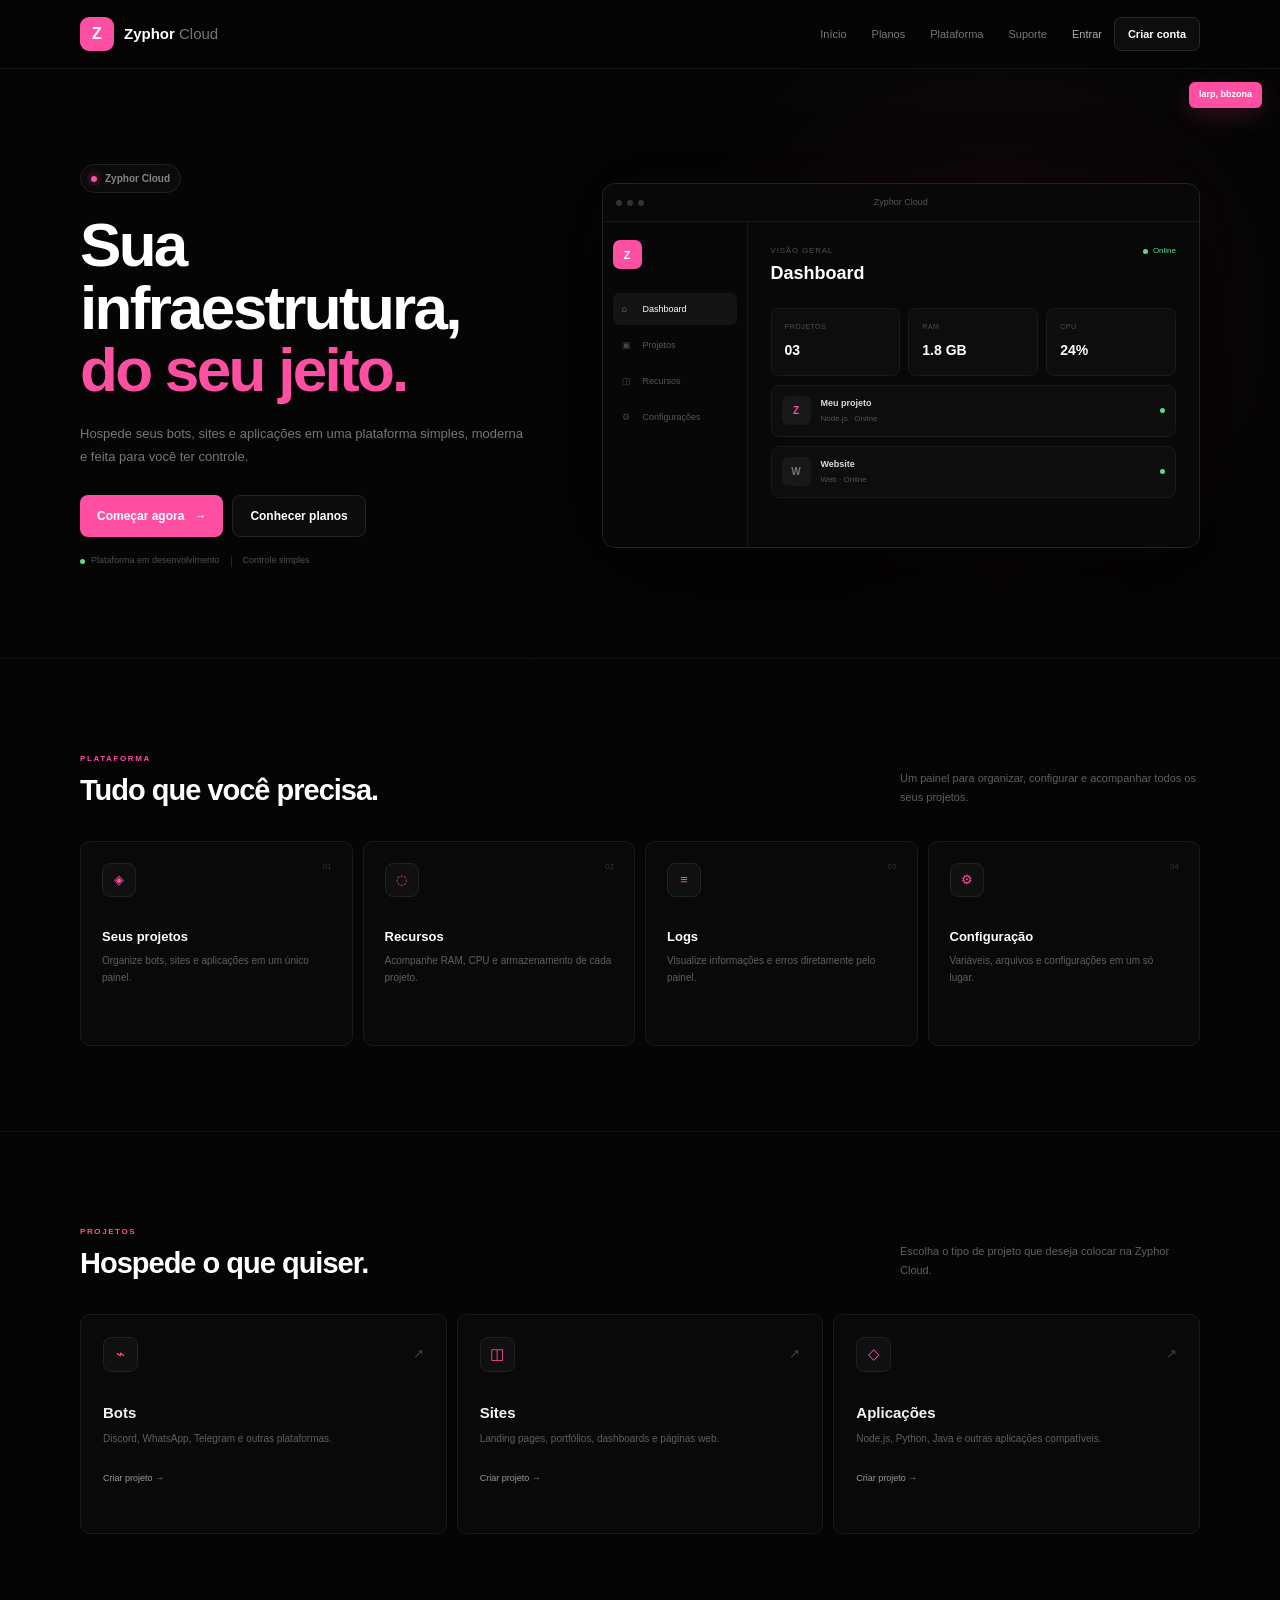
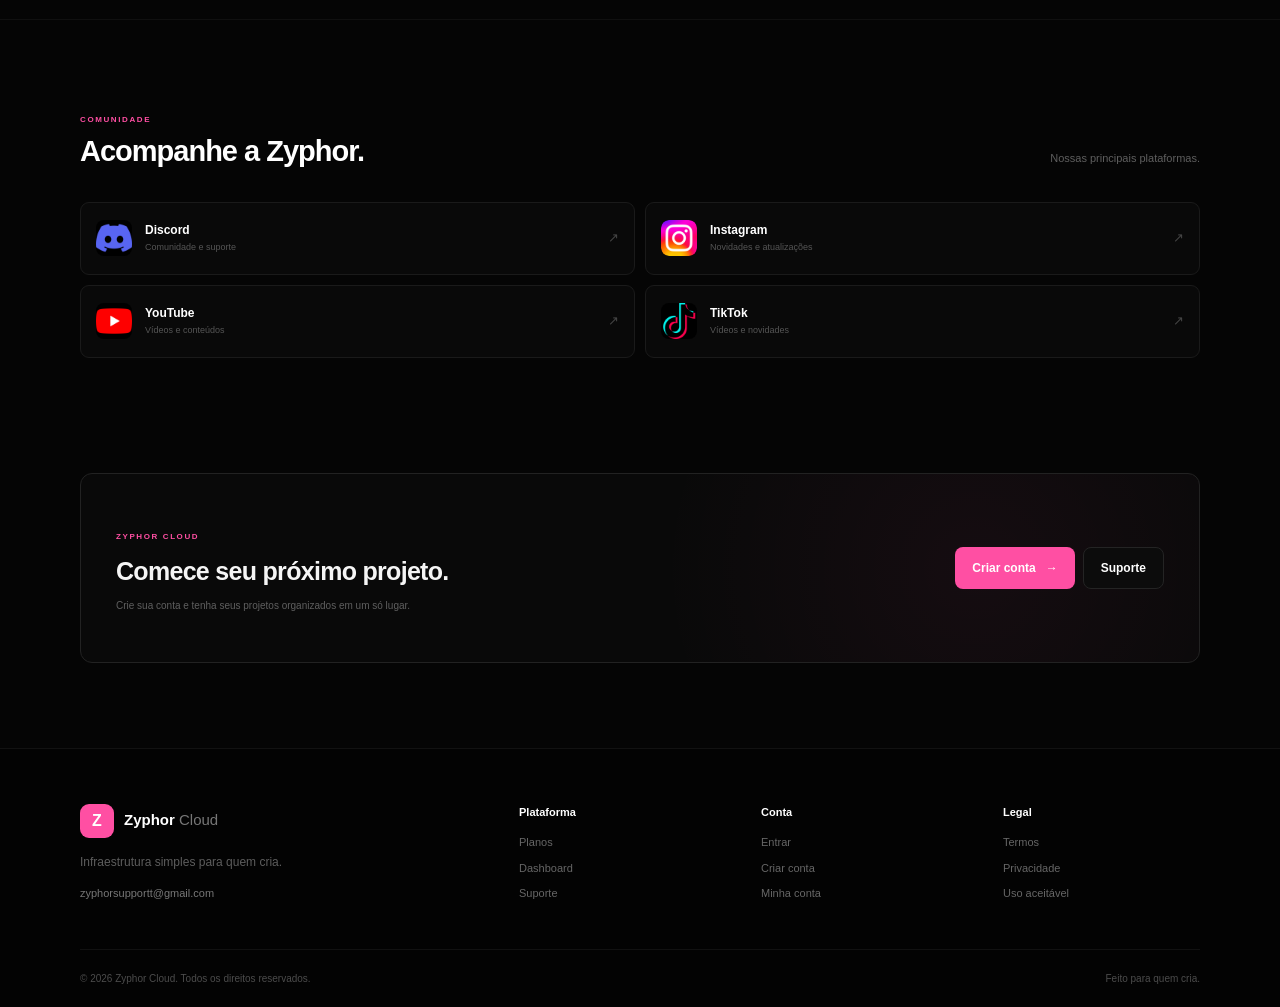
<file: index.html>
<!DOCTYPE html>
<html lang="pt-BR">
<head>
    <meta charset="UTF-8">
    <meta name="viewport" content="width=device-width, initial-scale=1.0">

    <title>Zyphor Cloud</title>
    <meta
        name="description"
        content="Zyphor Cloud — hospede bots, sites e aplicações em um só lugar."
    >

    <link rel="icon" href="assets/favicon.png">

    <link rel="stylesheet" href="css/global.css">
    <link rel="stylesheet" href="css/home.css">
    <link rel="stylesheet" href="css/responsive.css">
</head>

<body>

<!-- HEADER -->
<header class="site-header">
    <div class="container nav-container">

        <a href="index.html" class="brand">
            <span class="brand-logo">Z</span>

            <span class="brand-text">
                Zyphor <span>Cloud</span>
            </span>
        </a>

        <nav class="main-nav">
            <a href="#inicio">Início</a>
            <a href="pages/planos.html">Planos</a>
            <a href="#plataforma">Plataforma</a>
            <a href="pages/suporte.html">Suporte</a>
        </nav>

        <div class="nav-actions">
            <a href="pages/login.html" class="login-link">
                Entrar
            </a>

            <a href="pages/cadastro.html" class="signup-button">
                Criar conta
            </a>
        </div>

    </div>
</header>


<main>

<!-- HERO -->
<section class="hero" id="inicio">

    <div class="container hero-grid">

        <div class="hero-content">

            <div class="hero-label">
                <span class="pulse"></span>
                Zyphor Cloud
            </div>

            <h1>
                Sua infraestrutura,
                <span>do seu jeito.</span>
            </h1>

            <p>
                Hospede seus bots, sites e aplicações em uma plataforma
                simples, moderna e feita para você ter controle.
            </p>

            <div class="hero-actions">

                <a
                    href="pages/cadastro.html"
                    class="primary-button"
                >
                    Começar agora
                    <span>→</span>
                </a>

                <a
                    href="pages/planos.html"
                    class="secondary-button"
                >
                    Conhecer planos
                </a>

            </div>

            <div class="hero-info">

                <div>
                    <span class="info-dot"></span>
                    Plataforma em desenvolvimento
                </div>

                <span class="info-divider"></span>

                <span>Controle simples</span>

            </div>

        </div>


        <!-- DASHBOARD -->
        <div class="hero-dashboard">

            <div class="dashboard-frame">

                <div class="dashboard-bar">

                    <div class="dashboard-dots">
                        <i></i>
                        <i></i>
                        <i></i>
                    </div>

                    <span>Zyphor Cloud</span>

                    <div class="dashboard-bar-space"></div>

                </div>


                <div class="dashboard-layout">

                    <aside class="dashboard-sidebar">

                        <div class="mini-logo">
                            Z
                        </div>

                        <div class="sidebar-links">

                            <div class="sidebar-link active">
                                <span>⌂</span>
                                Dashboard
                            </div>

                            <div class="sidebar-link">
                                <span>▣</span>
                                Projetos
                            </div>

                            <div class="sidebar-link">
                                <span>◫</span>
                                Recursos
                            </div>

                            <div class="sidebar-link">
                                <span>⚙</span>
                                Configurações
                            </div>

                        </div>

                    </aside>


                    <div class="dashboard-content">

                        <div class="dashboard-heading">

                            <div>
                                <small>VISÃO GERAL</small>
                                <h3>Dashboard</h3>
                            </div>

                            <span class="dashboard-online">
                                <b></b>
                                Online
                            </span>

                        </div>


                        <div class="dashboard-stats">

                            <div class="dashboard-stat">
                                <small>PROJETOS</small>
                                <strong>03</strong>
                            </div>

                            <div class="dashboard-stat">
                                <small>RAM</small>
                                <strong>1.8 GB</strong>
                            </div>

                            <div class="dashboard-stat">
                                <small>CPU</small>
                                <strong>24%</strong>
                            </div>

                        </div>


                        <div class="dashboard-project">

                            <div class="project-icon">
                                Z
                            </div>

                            <div class="project-info">
                                <strong>Meu projeto</strong>
                                <span>Node.js · Online</span>
                            </div>

                            <div class="project-indicator"></div>

                        </div>


                        <div class="dashboard-project">

                            <div class="project-icon muted">
                                W
                            </div>

                            <div class="project-info">
                                <strong>Website</strong>
                                <span>Web · Online</span>
                            </div>

                            <div class="project-indicator"></div>

                        </div>

                    </div>

                </div>

            </div>

        </div>

    </div>

</section>


<!-- PLATAFORMA -->
<section class="platform-section" id="plataforma">

    <div class="container">

        <div class="section-header">

            <div>
                <span class="section-label">PLATAFORMA</span>

                <h2>
                    Tudo que você precisa.
                </h2>
            </div>

            <p>
                Um painel para organizar, configurar e acompanhar
                todos os seus projetos.
            </p>

        </div>


        <div class="feature-grid">

            <article class="feature-card">

                <div class="feature-number">
                    01
                </div>

                <div class="feature-icon">
                    ◈
                </div>

                <h3>Seus projetos</h3>

                <p>
                    Organize bots, sites e aplicações
                    em um único painel.
                </p>

            </article>


            <article class="feature-card">

                <div class="feature-number">
                    02
                </div>

                <div class="feature-icon">
                    ◌
                </div>

                <h3>Recursos</h3>

                <p>
                    Acompanhe RAM, CPU e armazenamento
                    de cada projeto.
                </p>

            </article>


            <article class="feature-card">

                <div class="feature-number">
                    03
                </div>

                <div class="feature-icon">
                    ≡
                </div>

                <h3>Logs</h3>

                <p>
                    Visualize informações e erros
                    diretamente pelo painel.
                </p>

            </article>


            <article class="feature-card">

                <div class="feature-number">
                    04
                </div>

                <div class="feature-icon">
                    ⚙
                </div>

                <h3>Configuração</h3>

                <p>
                    Variáveis, arquivos e configurações
                    em um só lugar.
                </p>

            </article>

        </div>

    </div>

</section>


<!-- TIPOS DE PROJETO -->
<section class="projects-section">

    <div class="container">

        <div class="section-header">

            <div>
                <span class="section-label">PROJETOS</span>

                <h2>
                    Hospede o que quiser.
                </h2>
            </div>

            <p>
                Escolha o tipo de projeto que deseja
                colocar na Zyphor Cloud.
            </p>

        </div>


        <div class="project-types">

            <a href="pages/criar-bot.html" class="type-card">

                <div class="type-top">
                    <span class="type-icon">⌁</span>
                    <span class="type-arrow">↗</span>
                </div>

                <h3>Bots</h3>

                <p>
                    Discord, WhatsApp, Telegram
                    e outras plataformas.
                </p>

                <span class="type-link">
                    Criar projeto →
                </span>

            </a>


            <a href="pages/criar-bot.html" class="type-card">

                <div class="type-top">
                    <span class="type-icon">◫</span>
                    <span class="type-arrow">↗</span>
                </div>

                <h3>Sites</h3>

                <p>
                    Landing pages, portfólios,
                    dashboards e páginas web.
                </p>

                <span class="type-link">
                    Criar projeto →
                </span>

            </a>


            <a href="pages/criar-bot.html" class="type-card">

                <div class="type-top">
                    <span class="type-icon">◇</span>
                    <span class="type-arrow">↗</span>
                </div>

                <h3>Aplicações</h3>

                <p>
                    Node.js, Python, Java
                    e outras aplicações compatíveis.
                </p>

                <span class="type-link">
                    Criar projeto →
                </span>

            </a>

        </div>

    </div>

</section>


<!-- COMUNIDADE -->
<section class="community-section">

    <div class="container">

        <div class="community-heading">

            <div>
                <span class="section-label">COMUNIDADE</span>

                <h2>
                    Acompanhe a Zyphor.
                </h2>
            </div>

            <p>
                Nossas principais plataformas.
            </p>

        </div>


        <div class="social-grid">

            <!-- DISCORD -->
            <a
                href="#"
                class="social-card"
                target="_blank"
                rel="noopener"
            >

                <img
                    src="assets/images/discord.png"
                    alt="Discord"
                >

                <div class="social-text">
                    <strong>Discord</strong>
                    <span>Comunidade e suporte</span>
                </div>

                <span class="social-arrow">↗</span>

            </a>


            <!-- INSTAGRAM -->
            <a
                href="#"
                class="social-card"
                target="_blank"
                rel="noopener"
            >

                <img
                    src="assets/images/instagram.png"
                    alt="Instagram"
                >

                <div class="social-text">
                    <strong>Instagram</strong>
                    <span>Novidades e atualizações</span>
                </div>

                <span class="social-arrow">↗</span>

            </a>


            <!-- YOUTUBE -->
            <a
                href="#"
                class="social-card"
                target="_blank"
                rel="noopener"
            >

                <img
                    src="assets/images/youtube.png"
                    alt="YouTube"
                >

                <div class="social-text">
                    <strong>YouTube</strong>
                    <span>Vídeos e conteúdos</span>
                </div>

                <span class="social-arrow">↗</span>

            </a>


            <!-- TIKTOK -->
            <a
                href="#"
                class="social-card"
                target="_blank"
                rel="noopener"
            >

                <img
                    src="assets/images/tiktok.png"
                    alt="TikTok"
                >

                <div class="social-text">
                    <strong>TikTok</strong>
                    <span>Vídeos e novidades</span>
                </div>

                <span class="social-arrow">↗</span>

            </a>

        </div>

    </div>

</section>


<!-- CTA -->
<section class="cta-section">

    <div class="container">

        <div class="cta-box">

            <div class="cta-content">

                <span class="section-label">
                    ZYPHOR CLOUD
                </span>

                <h2>
                    Comece seu próximo projeto.
                </h2>

                <p>
                    Crie sua conta e tenha seus projetos
                    organizados em um só lugar.
                </p>

            </div>

            <div class="cta-actions">

                <a
                    href="pages/cadastro.html"
                    class="primary-button"
                >
                    Criar conta
                    <span>→</span>
                </a>

                <a
                    href="pages/suporte.html"
                    class="secondary-button"
                >
                    Suporte
                </a>

            </div>

        </div>

    </div>

</section>

</main>


<!-- ELEMENTO FLUTUANTE -->
<div class="zyphor-floating">
    larp, bbzona
</div>


<!-- FOOTER -->
<footer class="site-footer">

    <div class="container footer-main">

        <div class="footer-brand">

            <a href="index.html" class="brand">

                <span class="brand-logo">Z</span>

                <span class="brand-text">
                    Zyphor <span>Cloud</span>
                </span>

            </a>

            <p>
                Infraestrutura simples para
                quem cria.
            </p>

            <a
                href="mailto:zyphorsupportt@gmail.com"
                class="support-email"
            >
                zyphorsupportt@gmail.com
            </a>

        </div>


        <div class="footer-column">

            <h4>Plataforma</h4>

            <a href="pages/planos.html">Planos</a>
            <a href="pages/dashboard.html">Dashboard</a>
            <a href="pages/suporte.html">Suporte</a>

        </div>


        <div class="footer-column">

            <h4>Conta</h4>

            <a href="pages/login.html">Entrar</a>
            <a href="pages/cadastro.html">Criar conta</a>
            <a href="pages/conta.html">Minha conta</a>

        </div>


        <div class="footer-column">

            <h4>Legal</h4>

            <a href="pages/termos.html">Termos</a>
            <a href="pages/privacidade.html">Privacidade</a>
            <a href="pages/uso-aceitavel.html">
                Uso aceitável
            </a>

        </div>

    </div>


    <div class="container footer-bottom">

        <span>
            © 2026 Zyphor Cloud. Todos os direitos reservados.
        </span>

        <span>
            Feito para quem cria.
        </span>

    </div>

</footer>

</body>
</html>
</file>
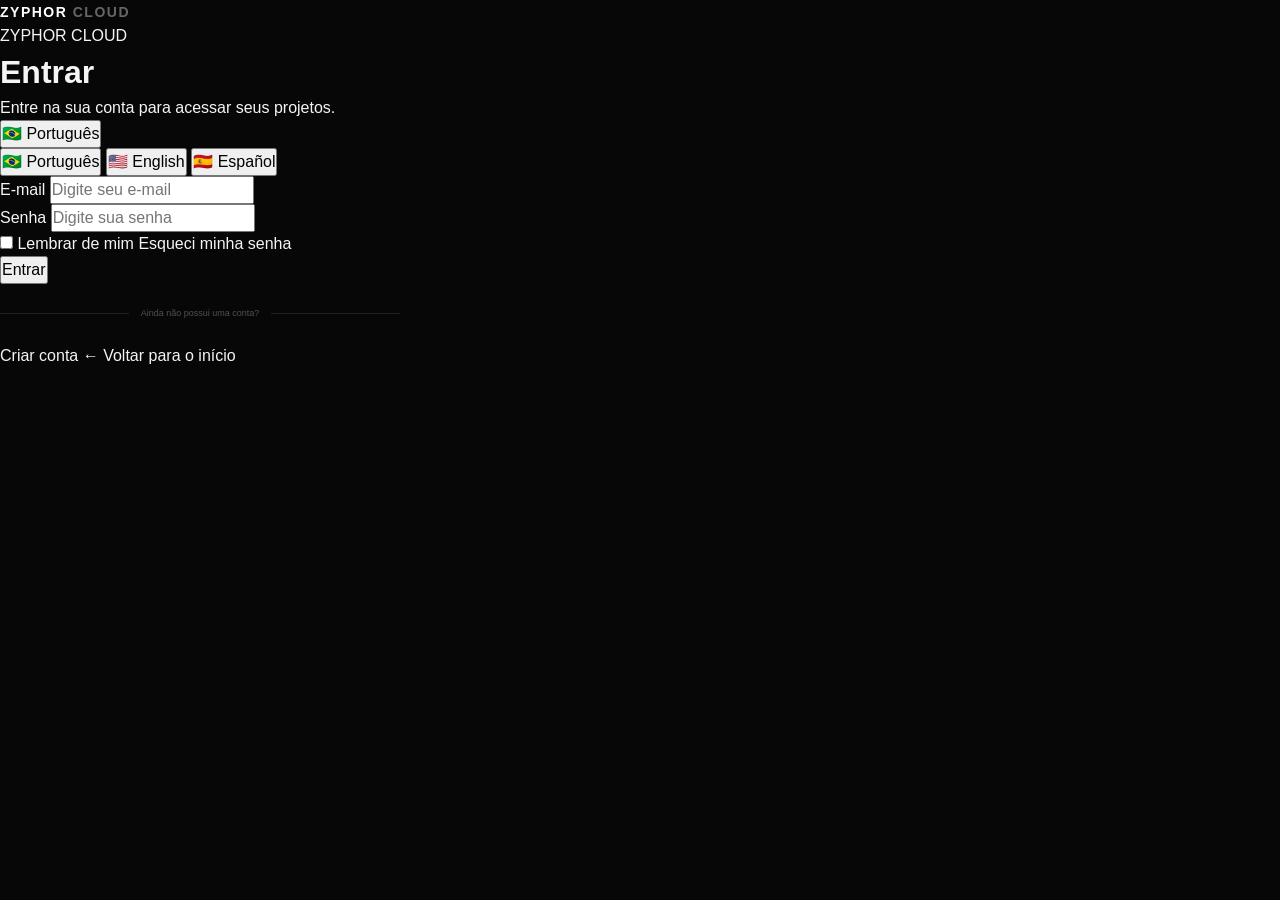
<file: pages/bot.html>
<!DOCTYPE html>
<html lang="pt-BR">

<head>
    <meta charset="UTF-8">
    <meta name="viewport" content="width=device-width, initial-scale=1.0">

    <title>Zyphor Cloud — Projeto</title>

    <link rel="stylesheet" href="../css/global.css">
    <link rel="stylesheet" href="../css/bot.css">
    <link rel="stylesheet" href="../css/responsive.css">
</head>

<body>

    <header class="dashboard-header">

        <div class="container dashboard-nav">

            <a href="../index.html" class="logo">
                ZYPHOR <span>CLOUD</span>
            </a>

            <nav class="dashboard-links">

                <a href="dashboard.html" data-i18n="nav.dashboard">
                    Dashboard
                </a>

                <a href="bots.html" class="active" data-i18n="nav.projects">
                    Meus projetos
                </a>

                <a href="planos.html" data-i18n="nav.plans">
                    Planos
                </a>

                <a href="suporte.html" data-i18n="nav.support">
                    Suporte
                </a>

            </nav>

            <div class="dashboard-actions">

                <div class="language-selector">

                    <button class="language-btn" type="button">
                        🇧🇷 Português
                    </button>

                    <div class="language-menu">

                        <button type="button" data-lang="pt-BR">
                            🇧🇷 Português
                        </button>

                        <button type="button" data-lang="en-US">
                            🇺🇸 English
                        </button>

                        <button type="button" data-lang="es">
                            🇪🇸 Español
                        </button>

                    </div>

                </div>

                <a href="conta.html" class="account-button" data-i18n="nav.account">
                    Minha conta
                </a>

            </div>

        </div>

    </header>


    <main class="bot-page">

        <div class="container">


            <!-- VOLTAR -->

            <a
                href="bots.html"
                class="back-link"
                data-i18n="bot.back"
            >
                ← Voltar para projetos
            </a>


            <!-- CABEÇALHO DO PROJETO -->

            <section class="bot-header">

                <div class="bot-header-info">

                    <div class="bot-avatar">
                        Z
                    </div>

                    <div>

                        <span
                            class="bot-type"
                            data-i18n="bot.type"
                        >
                            BOT
                        </span>

                        <h1 data-i18n="bot.projectName">
                            Meu projeto
                        </h1>

                        <p data-i18n="bot.projectDescription">
                            Gerencie arquivos, configurações, recursos e deploy.
                        </p>

                    </div>

                </div>


                <div class="bot-status">

                    <span class="status-dot"></span>

                    <span data-i18n="bot.offline">
                        Offline
                    </span>

                </div>

            </section>


            <!-- AÇÕES -->

            <section class="bot-actions">

                <button
                    type="button"
                    class="primary-button"
                    data-i18n="bot.start"
                >
                    Iniciar
                </button>

                <button
                    type="button"
                    class="secondary-button"
                    data-i18n="bot.restart"
                >
                    Reiniciar
                </button>

                <button
                    type="button"
                    class="danger-button"
                    data-i18n="bot.stop"
                >
                    Parar
                </button>

            </section>


            <!-- RESUMO -->

            <section class="bot-stats">

                <div class="stat-card">

                    <span data-i18n="bot.cpu">
                        CPU
                    </span>

                    <strong>0%</strong>

                </div>

                <div class="stat-card">

                    <span data-i18n="bot.memory">
                        Memória
                    </span>

                    <strong>0 MB</strong>

                </div>

                <div class="stat-card">

                    <span data-i18n="bot.storage">
                        Armazenamento
                    </span>

                    <strong>0 MB</strong>

                </div>

                <div class="stat-card">

                    <span data-i18n="bot.uptime">
                        Uptime
                    </span>

                    <strong>00:00:00</strong>

                </div>

            </section>


            <!-- NAVEGAÇÃO DO PROJETO -->

            <section class="bot-panel">

                <div class="bot-tabs">

                    <button
                        type="button"
                        class="active"
                        data-tab="overview"
                        data-i18n="bot.tabOverview"
                    >
                        Visão geral
                    </button>

                    <button
                        type="button"
                        data-tab="files"
                        data-i18n="bot.tabFiles"
                    >
                        Arquivos
                    </button>

                    <button
                        type="button"
                        data-tab="variables"
                        data-i18n="bot.tabVariables"
                    >
                        Variáveis
                    </button>

                    <button
                        type="button"
                        data-tab="logs"
                        data-i18n="bot.tabLogs"
                    >
                        Logs
                    </button>

                    <button
                        type="button"
                        data-tab="settings"
                        data-i18n="bot.tabSettings"
                    >
                        Configurações
                    </button>

                </div>


                <!-- VISÃO GERAL -->

                <div class="bot-tab-content active" id="overview">

                    <div class="panel-heading">

                        <div>

                            <h2 data-i18n="bot.overviewTitle">
                                Visão geral
                            </h2>

                            <p data-i18n="bot.overviewDescription">
                                Informações e status do seu projeto.
                            </p>

                        </div>

                    </div>


                    <div class="overview-grid">

                        <div class="info-card">

                            <span data-i18n="bot.runtime">
                                Runtime
                            </span>

                            <strong>
                                Node.js
                            </strong>

                        </div>


                        <div class="info-card">

                            <span data-i18n="bot.version">
                                Versão
                            </span>

                            <strong>
                                22
                            </strong>

                        </div>


                        <div class="info-card">

                            <span data-i18n="bot.region">
                                Região
                            </span>

                            <strong>
                                Brazil
                            </strong>

                        </div>


                        <div class="info-card">

                            <span data-i18n="bot.status">
                                Status
                            </span>

                            <strong data-i18n="bot.offline">
                                Offline
                            </strong>

                        </div>

                    </div>


                    <div class="command-card">

                        <div>

                            <span data-i18n="bot.startCommand">
                                Comando de inicialização
                            </span>

                            <code>
                                npm start
                            </code>

                        </div>

                        <button
                            type="button"
                            data-i18n="bot.edit"
                        >
                            Editar
                        </button>

                    </div>

                </div>


                <!-- ARQUIVOS -->

                <div class="bot-tab-content" id="files">

                    <div class="panel-heading">

                        <div>

                            <h2 data-i18n="bot.filesTitle">
                                Arquivos
                            </h2>

                            <p data-i18n="bot.filesDescription">
                                Gerencie os arquivos do seu projeto.
                            </p>

                        </div>

                        <button
                            type="button"
                            class="secondary-button"
                            data-i18n="bot.upload"
                        >
                            Enviar arquivo
                        </button>

                    </div>


                    <div class="file-browser">

                        <div class="file-row">

                            <span class="file-icon">
                                📁
                            </span>

                            <span>
                                src/
                            </span>

                        </div>

                        <div class="file-row">

                            <span class="file-icon">
                                📄
                            </span>

                            <span>
                                index.js
                            </span>

                        </div>

                        <div class="file-row">

                            <span class="file-icon">
                                📄
                            </span>

                            <span>
                                package.json
                            </span>

                        </div>

                    </div>

                </div>


                <!-- VARIÁVEIS -->

                <div class="bot-tab-content" id="variables">

                    <div class="panel-heading">

                        <div>

                            <h2 data-i18n="bot.variablesTitle">
                                Variáveis
                            </h2>

                            <p data-i18n="bot.variablesDescription">
                                Configure as variáveis de ambiente do projeto.
                            </p>

                        </div>

                        <button
                            type="button"
                            class="secondary-button"
                            data-i18n="bot.addVariable"
                        >
                            + Adicionar
                        </button>

                    </div>


                    <div class="variables-empty">

                        <span class="empty-icon">
                            #
                        </span>

                        <h3 data-i18n="bot.noVariables">
                            Nenhuma variável configurada
                        </h3>

                        <p data-i18n="bot.noVariablesDescription">
                            Adicione variáveis de ambiente para configurar seu projeto.
                        </p>

                    </div>

                </div>


                <!-- LOGS -->

                <div class="bot-tab-content" id="logs">

                    <div class="panel-heading">

                        <div>

                            <h2 data-i18n="bot.logsTitle">
                                Logs
                            </h2>

                            <p data-i18n="bot.logsDescription">
                                Acompanhe os eventos e mensagens do seu projeto.
                            </p>

                        </div>

                    </div>


                    <div class="logs-terminal">

                        <div>
                            <span class="log-time">
                                00:00:00
                            </span>

                            <span data-i18n="bot.logWaiting">
                                Aguardando execução do projeto...
                            </span>
                        </div>

                    </div>

                </div>


                <!-- CONFIGURAÇÕES -->

                <div class="bot-tab-content" id="settings">

                    <div class="panel-heading">

                        <div>

                            <h2 data-i18n="bot.settingsTitle">
                                Configurações
                            </h2>

                            <p data-i18n="bot.settingsDescription">
                                Configure as principais opções do projeto.
                            </p>

                        </div>

                    </div>


                    <div class="settings-list">

                        <div class="setting-row">

                            <div>

                                <h3 data-i18n="bot.projectNameSetting">
                                    Nome do projeto
                                </h3>

                                <p data-i18n="bot.projectNameSettingDescription">
                                    Nome exibido no painel.
                                </p>

                            </div>

                            <input
                                type="text"
                                value="Meu projeto"
                                data-i18n-placeholder="bot.projectNamePlaceholder"
                            >

                        </div>


                        <div class="setting-row">

                            <div>

                                <h3 data-i18n="bot.runtimeSetting">
                                    Runtime
                                </h3>

                                <p data-i18n="bot.runtimeSettingDescription">
                                    Ambiente usado para executar o projeto.
                                </p>

                            </div>

                            <select>

                                <option>
                                    Node.js
                                </option>

                                <option>
                                    Python
                                </option>

                                <option>
                                    Java
                                </option>

                            </select>

                        </div>


                        <div class="setting-row">

                            <div>

                                <h3 data-i18n="bot.startCommandSetting">
                                    Comando de inicialização
                                </h3>

                                <p data-i18n="bot.startCommandSettingDescription">
                                    Comando utilizado para iniciar o projeto.
                                </p>

                            </div>

                            <input
                                type="text"
                                value="npm start"
                            >

                        </div>

                    </div>

                </div>

            </section>


            <!-- AVISO -->

            <section class="dashboard-notice">

                <div class="notice-icon">
                    !
                </div>

                <div>

                    <h3 data-i18n="bot.noticeTitle">
                        Área visual
                    </h3>

                    <p data-i18n="bot.noticeDescription">
                        Os controles desta página são apenas visuais nesta etapa. A execução real, arquivos, logs, variáveis e deploy serão conectados ao backend posteriormente.
                    </p>

                </div>

            </section>

        </div>

    </main>


    <footer class="site-footer">

        <div class="container">

            <div class="footer-bottom">

                <span data-i18n="footer.copyright">
                    © 2026 Zyphor Cloud. Todos os direitos reservados.
                </span>

                <div class="footer-links">

                    <a href="termos.html" data-i18n="footer.terms">
                        Termos
                    </a>

                    <a href="privacidade.html" data-i18n="footer.privacy">
                        Privacidade
                    </a>

                    <a href="uso-aceitavel.html" data-i18n="footer.acceptableUse">
                        Uso aceitável
                    </a>

                </div>

            </div>

        </div>

    </footer>


    <script src="../js/i18n.js"></script>
    <script src="../js/bot.js"></script>

</body>

</html>
</file>
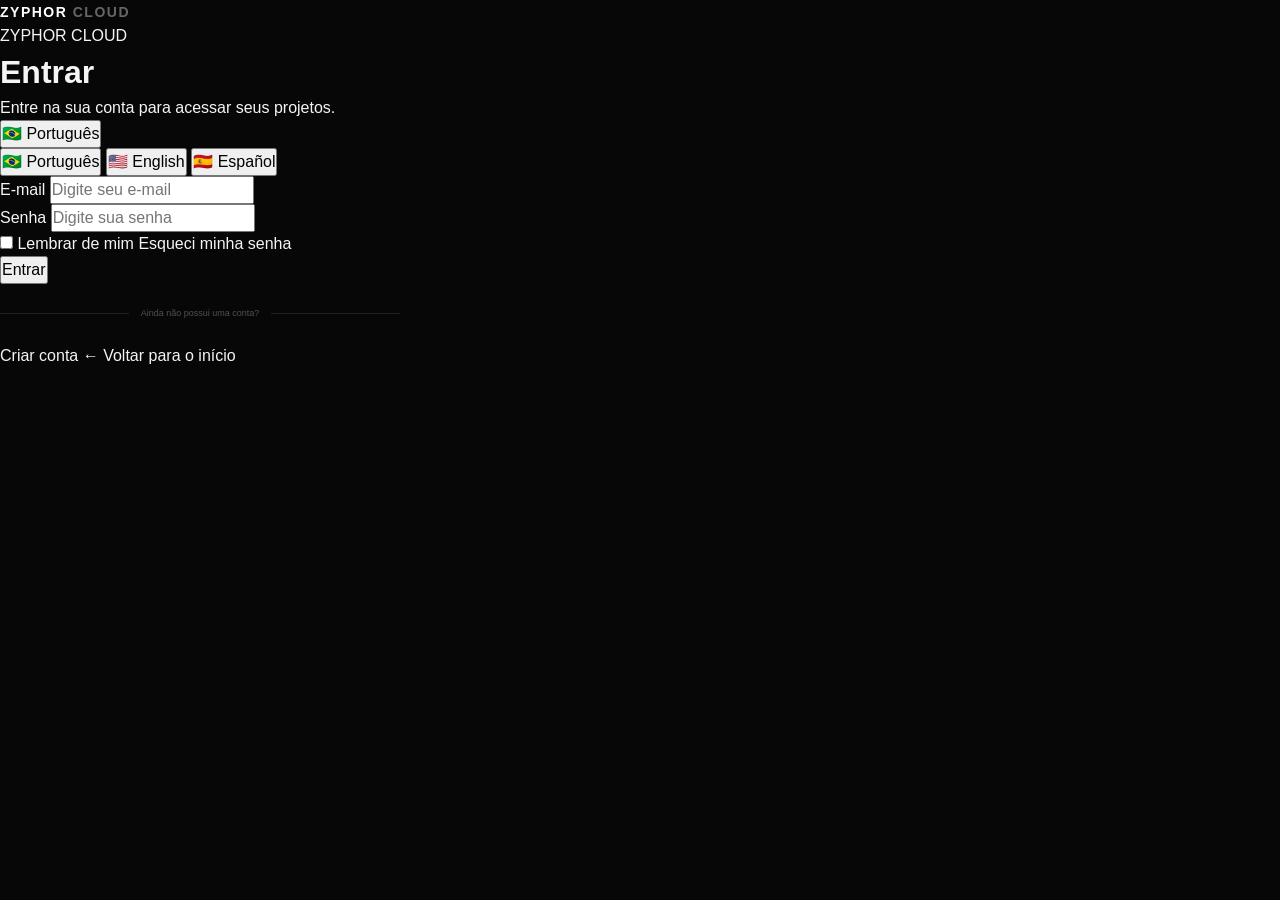
<file: pages/bots.html>
<!DOCTYPE html>
<html lang="pt-BR">

<head>
    <meta charset="UTF-8">
    <meta name="viewport" content="width=device-width, initial-scale=1.0">

    <title>Zyphor Cloud — Meus Projetos</title>

    <link rel="stylesheet" href="../css/global.css">
    <link rel="stylesheet" href="../css/bots.css">
    <link rel="stylesheet" href="../css/responsive.css">
</head>

<body>

    <header class="dashboard-header">

        <div class="container dashboard-nav">

            <a href="../index.html" class="logo">
                ZYPHOR <span>CLOUD</span>
            </a>

            <nav class="dashboard-links">

                <a href="dashboard.html" data-i18n="nav.dashboard">
                    Dashboard
                </a>

                <a href="bots.html" class="active" data-i18n="nav.projects">
                    Meus projetos
                </a>

                <a href="planos.html" data-i18n="nav.plans">
                    Planos
                </a>

                <a href="suporte.html" data-i18n="nav.support">
                    Suporte
                </a>

            </nav>

            <div class="dashboard-actions">

                <div class="language-selector">

                    <button class="language-btn" type="button">
                        🇧🇷 Português
                    </button>

                    <div class="language-menu">

                        <button type="button" data-lang="pt-BR">
                            🇧🇷 Português
                        </button>

                        <button type="button" data-lang="en-US">
                            🇺🇸 English
                        </button>

                        <button type="button" data-lang="es">
                            🇪🇸 Español
                        </button>

                    </div>

                </div>

                <a
                    href="conta.html"
                    class="account-button"
                    data-i18n="nav.account"
                >
                    Minha conta
                </a>

            </div>

        </div>

    </header>


    <main class="bots-page">

        <div class="container">


            <!-- CABEÇALHO -->

            <section class="bots-header">

                <div>

                    <span class="bots-badge" data-i18n="projects.badge">
                        PROJETOS
                    </span>

                    <h1 data-i18n="projects.title">
                        Meus projetos
                    </h1>

                    <p data-i18n="projects.subtitle">
                        Gerencie seus bots, sites e aplicações hospedados no Zyphor Cloud.
                    </p>

                </div>

                <a
                    href="criar-bot.html"
                    class="primary-button"
                    data-i18n="projects.create"
                >
                    + Criar projeto
                </a>

            </section>


            <!-- FILTROS -->

            <section class="projects-toolbar">

                <div class="project-search">

                    <input
                        type="search"
                        placeholder="Pesquisar projetos..."
                        data-i18n-placeholder="projects.searchPlaceholder"
                    >

                </div>

                <div class="project-filter">

                    <select>

                        <option
                            value="all"
                            data-i18n="projects.filterAll"
                        >
                            Todos
                        </option>

                        <option
                            value="bot"
                            data-i18n="projects.filterBots"
                        >
                            Bots
                        </option>

                        <option
                            value="site"
                            data-i18n="projects.filterSites"
                        >
                            Sites
                        </option>

                        <option
                            value="app"
                            data-i18n="projects.filterApps"
                        >
                            Aplicações
                        </option>

                    </select>

                </div>

            </section>


            <!-- LISTA -->

            <section class="projects-section">

                <div class="section-heading">

                    <div>

                        <h2 data-i18n="projects.listTitle">
                            Seus projetos
                        </h2>

                        <p data-i18n="projects.listDescription">
                            Todos os seus projetos aparecerão aqui.
                        </p>

                    </div>

                </div>


                <!-- ESTADO VAZIO -->

                <div class="empty-state">

                    <div class="empty-icon">
                        +
                    </div>

                    <h3 data-i18n="projects.emptyTitle">
                        Nenhum projeto encontrado
                    </h3>

                    <p data-i18n="projects.emptyDescription">
                        Você ainda não criou nenhum projeto. Comece criando seu primeiro projeto.
                    </p>

                    <a
                        href="criar-bot.html"
                        class="primary-button"
                        data-i18n="projects.emptyButton"
                    >
                        Criar projeto
                    </a>

                </div>

            </section>


            <!-- TIPOS -->

            <section class="project-types">

                <div class="section-heading">

                    <div>

                        <h2 data-i18n="projects.typesTitle">
                            O que você pode hospedar?
                        </h2>

                        <p data-i18n="projects.typesDescription">
                            Escolha o tipo de projeto que deseja criar.
                        </p>

                    </div>

                </div>


                <div class="project-types-grid">


                    <div class="project-type-card">

                        <div class="project-type-icon">
                            🤖
                        </div>

                        <h3 data-i18n="projects.typeBot">
                            Bots
                        </h3>

                        <p data-i18n="projects.typeBotDescription">
                            Hospede bots para Discord, WhatsApp, Telegram e outras plataformas.
                        </p>

                    </div>


                    <div class="project-type-card">

                        <div class="project-type-icon">
                            ◇
                        </div>

                        <h3 data-i18n="projects.typeSite">
                            Sites
                        </h3>

                        <p data-i18n="projects.typeSiteDescription">
                            Publique sites, landing pages, portfólios e dashboards.
                        </p>

                    </div>


                    <div class="project-type-card">

                        <div class="project-type-icon">
                            ⚙
                        </div>

                        <h3 data-i18n="projects.typeApp">
                            Aplicações
                        </h3>

                        <p data-i18n="projects.typeAppDescription">
                            Execute aplicações e APIs usando diferentes linguagens e runtimes.
                        </p>

                    </div>

                </div>

            </section>


            <!-- AVISO -->

            <section class="dashboard-notice">

                <div class="notice-icon">
                    !
                </div>

                <div>

                    <h3 data-i18n="projects.noticeTitle">
                        Hospedagem em desenvolvimento
                    </h3>

                    <p data-i18n="projects.noticeDescription">
                        Esta área já possui a estrutura visual, mas os recursos reais de criação, deploy e execução serão integrados posteriormente.
                    </p>

                </div>

            </section>

        </div>

    </main>


    <footer class="site-footer">

        <div class="container">

            <div class="footer-bottom">

                <span data-i18n="footer.copyright">
                    © 2026 Zyphor Cloud. Todos os direitos reservados.
                </span>

                <div class="footer-links">

                    <a href="termos.html" data-i18n="footer.terms">
                        Termos
                    </a>

                    <a href="privacidade.html" data-i18n="footer.privacy">
                        Privacidade
                    </a>

                    <a href="uso-aceitavel.html" data-i18n="footer.acceptableUse">
                        Uso aceitável
                    </a>

                </div>

            </div>

        </div>

    </footer>


    <script src="../js/i18n.js"></script>
    <script src="../js/bots.js"></script>

</body>

</html>
</file>
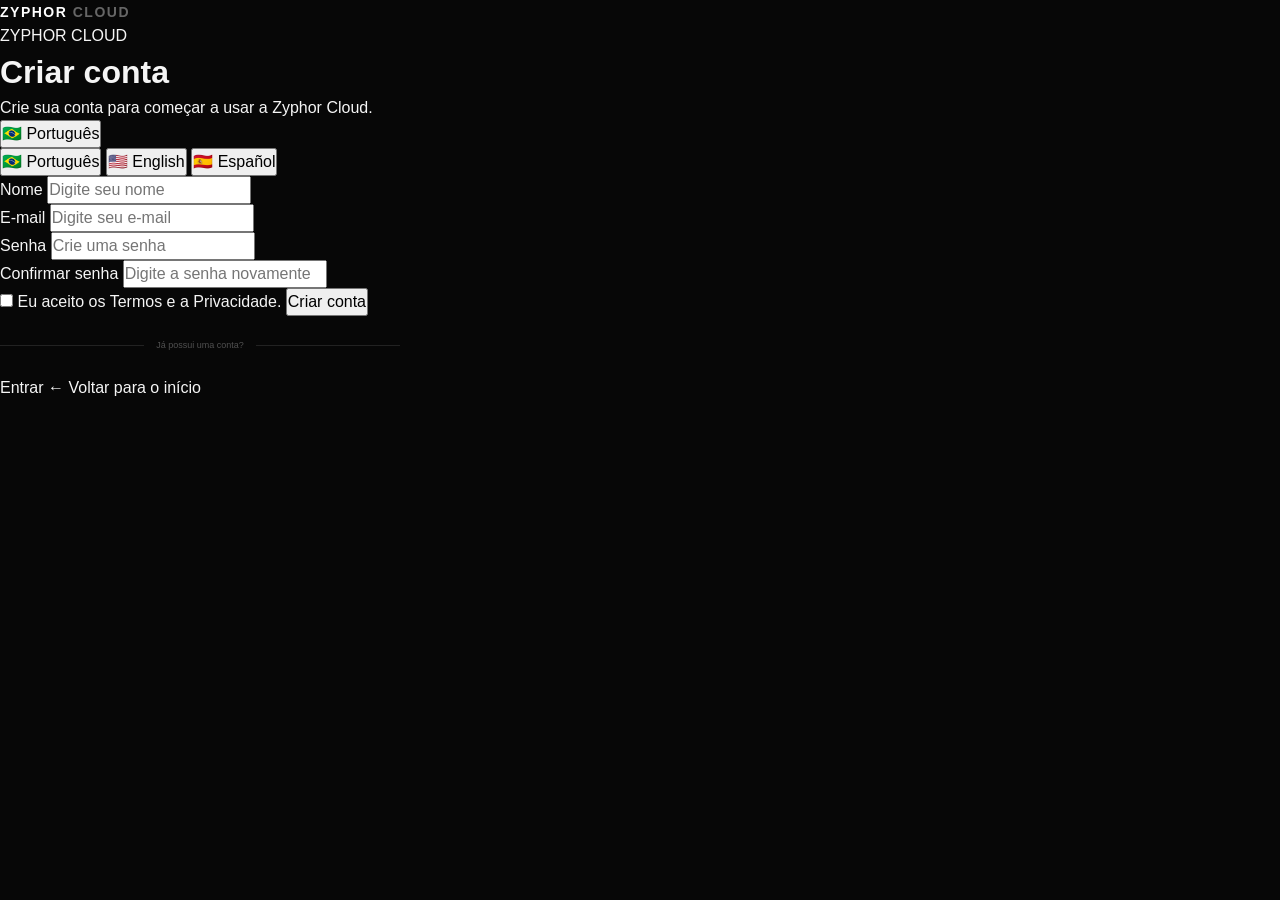
<file: pages/cadastro.html>
<!DOCTYPE html>
<html lang="pt-BR">

<head>
    <meta charset="UTF-8">
    <meta name="viewport" content="width=device-width, initial-scale=1.0">

    <title>Zyphor Cloud — Criar conta</title>

    <link rel="stylesheet" href="../css/global.css">
    <link rel="stylesheet" href="../css/auth.css">
    <link rel="stylesheet" href="../css/responsive.css">
</head>

<body>

    <main class="auth-page">

        <div class="auth-card">

            <a href="../index.html" class="auth-logo">
                ZYPHOR <span>CLOUD</span>
            </a>

            <div class="auth-header">

                <span class="auth-badge">
                    ZYPHOR CLOUD
                </span>

                <h1 data-i18n="auth.registerTitle">
                    Criar conta
                </h1>

                <p data-i18n="auth.registerDescription">
                    Crie sua conta para começar a usar a Zyphor Cloud.
                </p>

            </div>


            <!-- IDIOMA -->

            <div class="language-selector auth-language">

                <button
                    class="language-btn"
                    type="button"
                    aria-label="Selecionar idioma"
                >
                    🇧🇷 Português
                </button>

                <div class="language-menu">

                    <button type="button" data-lang="pt-BR">
                        🇧🇷 Português
                    </button>

                    <button type="button" data-lang="en-US">
                        🇺🇸 English
                    </button>

                    <button type="button" data-lang="es">
                        🇪🇸 Español
                    </button>

                </div>

            </div>


            <!-- FORMULÁRIO -->

            <form class="auth-form">

                <div class="form-group">

                    <label
                        for="name"
                        data-i18n="auth.name"
                    >
                        Nome
                    </label>

                    <input
                        id="name"
                        name="name"
                        type="text"
                        autocomplete="name"
                        placeholder="Digite seu nome"
                        data-i18n-placeholder="auth.namePlaceholder"
                    >

                </div>


                <div class="form-group">

                    <label
                        for="email"
                        data-i18n="auth.email"
                    >
                        E-mail
                    </label>

                    <input
                        id="email"
                        name="email"
                        type="email"
                        autocomplete="email"
                        placeholder="Digite seu e-mail"
                        data-i18n-placeholder="auth.emailPlaceholder"
                    >

                </div>


                <div class="form-group">

                    <label
                        for="password"
                        data-i18n="auth.password"
                    >
                        Senha
                    </label>

                    <input
                        id="password"
                        name="password"
                        type="password"
                        autocomplete="new-password"
                        placeholder="Crie uma senha"
                        data-i18n-placeholder="auth.passwordPlaceholder"
                    >

                </div>


                <div class="form-group">

                    <label
                        for="confirm-password"
                        data-i18n="auth.confirmPassword"
                    >
                        Confirmar senha
                    </label>

                    <input
                        id="confirm-password"
                        name="confirm-password"
                        type="password"
                        autocomplete="new-password"
                        placeholder="Digite a senha novamente"
                        data-i18n-placeholder="auth.confirmPasswordPlaceholder"
                    >

                </div>


                <label class="auth-check">

                    <input
                        type="checkbox"
                        id="terms"
                    >

                    <span>
                        <span data-i18n="auth.accept">
                            Eu aceito os
                        </span>

                        <a
                            href="termos.html"
                            data-i18n="footer.terms"
                        >
                            Termos
                        </a>

                        <span data-i18n="auth.and">
                            e a
                        </span>

                        <a
                            href="privacidade.html"
                            data-i18n="footer.privacy"
                        >
                            Política de Privacidade
                        </a>.
                    </span>

                </label>


                <button
                    type="submit"
                    class="auth-button"
                    data-i18n="auth.createAccount"
                >
                    Criar conta
                </button>

            </form>


            <div class="auth-divider">
                <span data-i18n="auth.alreadyAccount">
                    Já possui uma conta?
                </span>
            </div>


            <a
                href="login.html"
                class="auth-secondary-button"
                data-i18n="nav.login"
            >
                Entrar
            </a>


            <a
                href="../index.html"
                class="auth-back"
                data-i18n="auth.backHome"
            >
                ← Voltar para o início
            </a>

        </div>

    </main>


    <script src="../js/i18n.js"></script>
    <script src="../js/auth.js"></script>

</body>
</html>
</file>
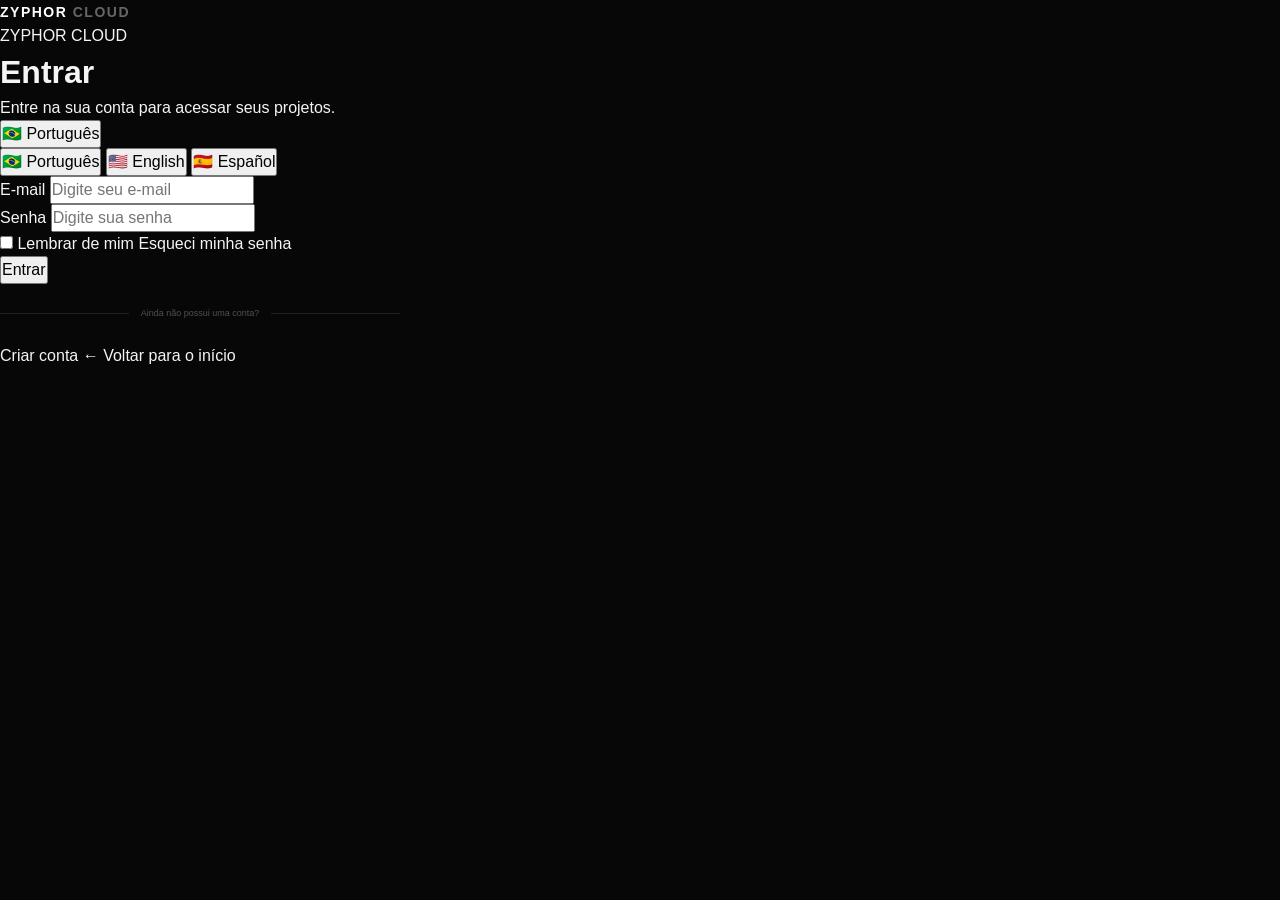
<file: pages/conta.html>
<!DOCTYPE html>
<html lang="pt-BR">

<head>
    <meta charset="UTF-8">
    <meta name="viewport" content="width=device-width, initial-scale=1.0">

    <title>Zyphor Cloud — Minha Conta</title>

    <link rel="stylesheet" href="../css/global.css">
    <link rel="stylesheet" href="../css/conta.css">
    <link rel="stylesheet" href="../css/responsive.css">
</head>

<body>

    <header class="dashboard-header">

        <div class="container dashboard-nav">

            <a href="../index.html" class="logo">
                ZYPHOR <span>CLOUD</span>
            </a>

            <nav class="dashboard-links">

                <a href="dashboard.html" data-i18n="nav.dashboard">
                    Dashboard
                </a>

                <a href="bots.html" data-i18n="nav.projects">
                    Meus projetos
                </a>

                <a href="planos.html" data-i18n="nav.plans">
                    Planos
                </a>

                <a href="suporte.html" data-i18n="nav.support">
                    Suporte
                </a>

            </nav>

            <div class="dashboard-actions">

                <div class="language-selector">

                    <button class="language-btn" type="button">
                        🇧🇷 Português
                    </button>

                    <div class="language-menu">

                        <button type="button" data-lang="pt-BR">
                            🇧🇷 Português
                        </button>

                        <button type="button" data-lang="en-US">
                            🇺🇸 English
                        </button>

                        <button type="button" data-lang="es">
                            🇪🇸 Español
                        </button>

                    </div>

                </div>

                <a
                    href="conta.html"
                    class="account-button active"
                    data-i18n="nav.account"
                >
                    Minha conta
                </a>

            </div>

        </div>

    </header>


    <main class="account-page">

        <div class="container">


            <!-- CABEÇALHO -->

            <section class="account-header">

                <div>

                    <span class="account-badge" data-i18n="account.badge">
                        CONTA
                    </span>

                    <h1 data-i18n="account.title">
                        Minha conta
                    </h1>

                    <p data-i18n="account.subtitle">
                        Gerencie seus dados, segurança e preferências.
                    </p>

                </div>

            </section>


            <!-- PERFIL -->

            <section class="account-section">

                <div class="section-heading">

                    <div>

                        <h2 data-i18n="account.profileTitle">
                            Perfil
                        </h2>

                        <p data-i18n="account.profileDescription">
                            Atualize as informações da sua conta.
                        </p>

                    </div>

                </div>


                <div class="account-card">

                    <div class="profile-preview">

                        <div class="profile-avatar">
                            Z
                        </div>

                        <div>

                            <h3 data-i18n="account.userName">
                                Usuário Zyphor
                            </h3>

                            <p data-i18n="account.userEmail">
                                usuario@email.com
                            </p>

                        </div>

                    </div>


                    <div class="form-grid">

                        <div class="form-group">

                            <label
                                for="name"
                                data-i18n="account.name"
                            >
                                Nome
                            </label>

                            <input
                                id="name"
                                type="text"
                                placeholder="Seu nome"
                                data-i18n-placeholder="account.namePlaceholder"
                            >

                        </div>


                        <div class="form-group">

                            <label
                                for="email"
                                data-i18n="account.email"
                            >
                                E-mail
                            </label>

                            <input
                                id="email"
                                type="email"
                                placeholder="Seu e-mail"
                                data-i18n-placeholder="account.emailPlaceholder"
                            >

                        </div>

                    </div>


                    <button
                        type="button"
                        class="primary-button"
                        data-i18n="account.saveChanges"
                    >
                        Salvar alterações
                    </button>

                </div>

            </section>


            <!-- SEGURANÇA -->

            <section class="account-section">

                <div class="section-heading">

                    <div>

                        <h2 data-i18n="account.securityTitle">
                            Segurança
                        </h2>

                        <p data-i18n="account.securityDescription">
                            Proteja sua conta e altere sua senha.
                        </p>

                    </div>

                </div>


                <div class="account-card">

                    <div class="form-group">

                        <label
                            for="currentPassword"
                            data-i18n="account.currentPassword"
                        >
                            Senha atual
                        </label>

                        <input
                            id="currentPassword"
                            type="password"
                            placeholder="Digite sua senha atual"
                            data-i18n-placeholder="account.currentPasswordPlaceholder"
                        >

                    </div>


                    <div class="form-grid">

                        <div class="form-group">

                            <label
                                for="newPassword"
                                data-i18n="account.newPassword"
                            >
                                Nova senha
                            </label>

                            <input
                                id="newPassword"
                                type="password"
                                placeholder="Digite a nova senha"
                                data-i18n-placeholder="account.newPasswordPlaceholder"
                            >

                        </div>


                        <div class="form-group">

                            <label
                                for="confirmPassword"
                                data-i18n="account.confirmPassword"
                            >
                                Confirmar nova senha
                            </label>

                            <input
                                id="confirmPassword"
                                type="password"
                                placeholder="Confirme a nova senha"
                                data-i18n-placeholder="account.confirmPasswordPlaceholder"
                            >

                        </div>

                    </div>


                    <button
                        type="button"
                        class="primary-button"
                        data-i18n="account.changePassword"
                    >
                        Alterar senha
                    </button>

                </div>

            </section>


            <!-- PREFERÊNCIAS -->

            <section class="account-section">

                <div class="section-heading">

                    <div>

                        <h2 data-i18n="account.preferencesTitle">
                            Preferências
                        </h2>

                        <p data-i18n="account.preferencesDescription">
                            Personalize algumas opções da sua conta.
                        </p>

                    </div>

                </div>


                <div class="account-card preferences-card">


                    <div class="preference-row">

                        <div>

                            <h3 data-i18n="account.languageTitle">
                                Idioma
                            </h3>

                            <p data-i18n="account.languageDescription">
                                Escolha o idioma da plataforma.
                            </p>

                        </div>


                        <select id="accountLanguage">

                            <option value="pt-BR">
                                🇧🇷 Português
                            </option>

                            <option value="en-US">
                                🇺🇸 English
                            </option>

                            <option value="es">
                                🇪🇸 Español
                            </option>

                        </select>

                    </div>


                    <div class="preference-row">

                        <div>

                            <h3 data-i18n="account.emailNotifications">
                                Notificações por e-mail
                            </h3>

                            <p data-i18n="account.emailNotificationsDescription">
                                Receba avisos importantes sobre sua conta e projetos.
                            </p>

                        </div>


                        <label class="toggle">

                            <input
                                type="checkbox"
                                checked
                            >

                            <span class="toggle-slider"></span>

                        </label>

                    </div>


                    <div class="preference-row">

                        <div>

                            <h3 data-i18n="account.maintenanceNotifications">
                                Avisos de manutenção
                            </h3>

                            <p data-i18n="account.maintenanceNotificationsDescription">
                                Receba informações sobre manutenções e indisponibilidades.
                            </p>

                        </div>


                        <label class="toggle">

                            <input
                                type="checkbox"
                                checked
                            >

                            <span class="toggle-slider"></span>

                        </label>

                    </div>

                </div>

            </section>


            <!-- CONTA -->

            <section class="account-section danger-section">

                <div class="section-heading">

                    <div>

                        <h2 data-i18n="account.accountTitle">
                            Conta
                        </h2>

                        <p data-i18n="account.accountDescription">
                            Ações relacionadas à sua conta.
                        </p>

                    </div>

                </div>


                <div class="account-card danger-card">

                    <div>

                        <h3 data-i18n="account.logoutTitle">
                            Sair da conta
                        </h3>

                        <p data-i18n="account.logoutDescription">
                            Encerra sua sessão neste dispositivo.
                        </p>

                    </div>

                    <button
                        type="button"
                        class="secondary-button"
                        data-i18n="account.logout"
                    >
                        Sair
                    </button>

                </div>


                <div class="account-card danger-card">

                    <div>

                        <h3 data-i18n="account.deleteTitle">
                            Excluir conta
                        </h3>

                        <p data-i18n="account.deleteDescription">
                            Exclua permanentemente sua conta e os dados associados.
                        </p>

                    </div>

                    <button
                        type="button"
                        class="danger-button"
                        data-i18n="account.delete"
                    >
                        Excluir conta
                    </button>

                </div>

            </section>


            <!-- AVISO -->

            <section class="dashboard-notice">

                <div class="notice-icon">
                    !
                </div>

                <div>

                    <h3 data-i18n="account.noticeTitle">
                        Área visual
                    </h3>

                    <p data-i18n="account.noticeDescription">
                        As alterações desta página ainda são apenas visuais. O gerenciamento real da conta será conectado ao backend posteriormente.
                    </p>

                </div>

            </section>

        </div>

    </main>


    <footer class="site-footer">

        <div class="container">

            <div class="footer-bottom">

                <span data-i18n="footer.copyright">
                    © 2026 Zyphor Cloud. Todos os direitos reservados.
                </span>

                <div class="footer-links">

                    <a href="termos.html" data-i18n="footer.terms">
                        Termos
                    </a>

                    <a href="privacidade.html" data-i18n="footer.privacy">
                        Privacidade
                    </a>

                    <a href="uso-aceitavel.html" data-i18n="footer.acceptableUse">
                        Uso aceitável
                    </a>

                </div>

            </div>

        </div>

    </footer>


    <script src="../js/i18n.js"></script>
    <script src="../js/conta.js"></script>

</body>

</html>
</file>
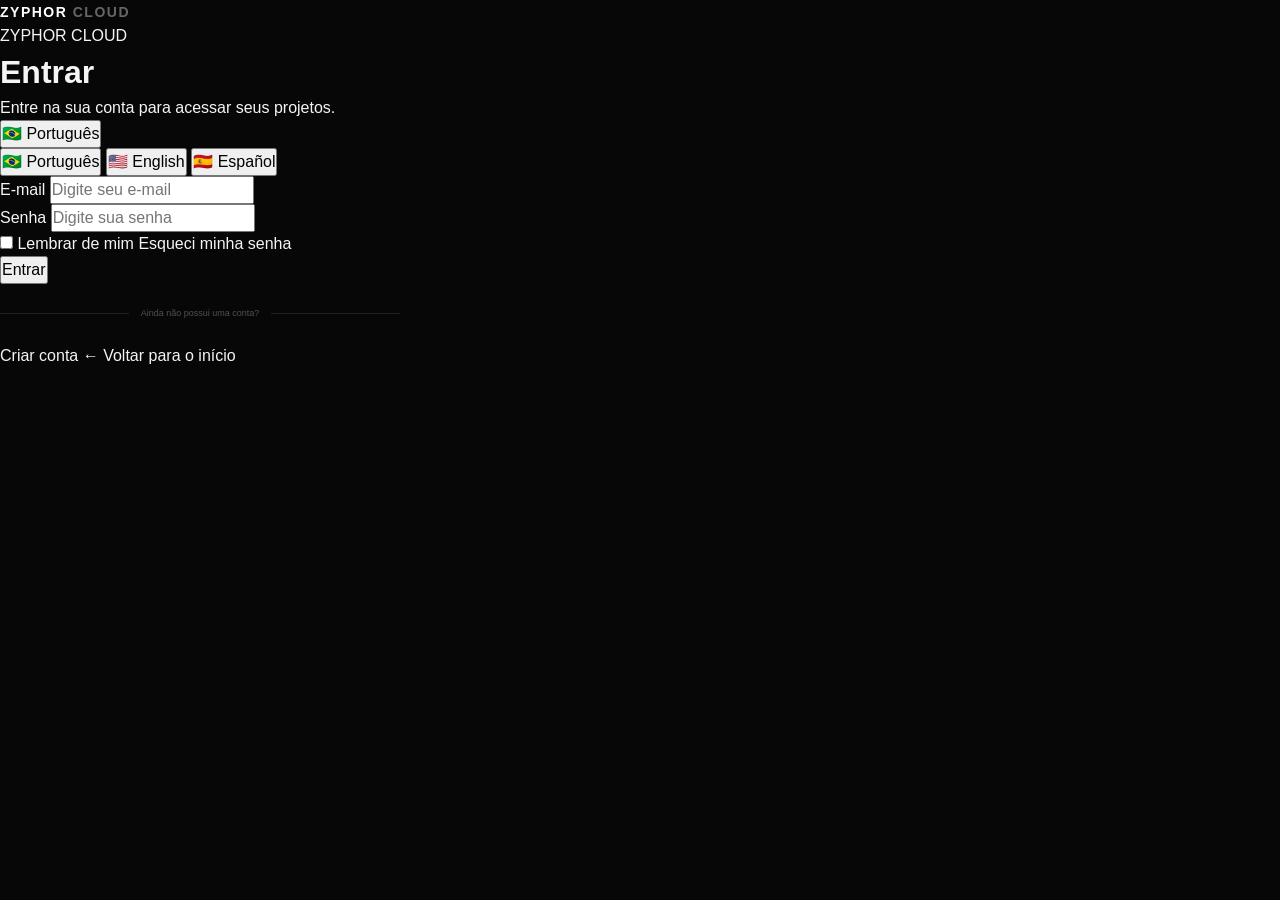
<file: pages/dashboard.html>
<!DOCTYPE html>
<html lang="pt-BR">

<head>
    <meta charset="UTF-8">
    <meta name="viewport" content="width=device-width, initial-scale=1.0">

    <title>Zyphor Cloud — Dashboard</title>

    <link rel="stylesheet" href="../css/global.css">
    <link rel="stylesheet" href="../css/dashboard.css">
    <link rel="stylesheet" href="../css/responsive.css">
</head>

<body>

    <header class="dashboard-header">

        <div class="container dashboard-nav">

            <a href="../index.html" class="logo">
                ZYPHOR <span>CLOUD</span>
            </a>

            <nav class="dashboard-links">

                <a
                    href="dashboard.html"
                    class="active"
                    data-i18n="nav.dashboard"
                >
                    Dashboard
                </a>

                <a
                    href="bots.html"
                    data-i18n="nav.projects"
                >
                    Meus projetos
                </a>

                <a
                    href="planos.html"
                    data-i18n="nav.plans"
                >
                    Planos
                </a>

                <a
                    href="suporte.html"
                    data-i18n="nav.support"
                >
                    Suporte
                </a>

            </nav>

            <div class="dashboard-actions">

                <div class="language-selector">

                    <button
                        class="language-btn"
                        type="button"
                    >
                        🇧🇷 Português
                    </button>

                    <div class="language-menu">

                        <button type="button" data-lang="pt-BR">
                            🇧🇷 Português
                        </button>

                        <button type="button" data-lang="en-US">
                            🇺🇸 English
                        </button>

                        <button type="button" data-lang="es">
                            🇪🇸 Español
                        </button>

                    </div>

                </div>

                <a
                    href="conta.html"
                    class="account-button"
                    data-i18n="nav.account"
                >
                    Minha conta
                </a>

            </div>

        </div>

    </header>


    <main class="dashboard-page">

        <div class="container">


            <!-- CABEÇALHO -->

            <section class="dashboard-welcome">

                <div>

                    <span
                        class="dashboard-badge"
                        data-i18n="dashboard.badge"
                    >
                        PAINEL
                    </span>

                    <h1 data-i18n="dashboard.title">
                        Bem-vindo ao Zyphor Cloud.
                    </h1>

                    <p data-i18n="dashboard.subtitle">
                        Gerencie seus projetos, recursos e configurações em um só lugar.
                    </p>

                </div>

                <a
                    href="criar-bot.html"
                    class="primary-button"
                    data-i18n="dashboard.createProject"
                >
                    + Criar projeto
                </a>

            </section>


            <!-- RESUMO -->

            <section class="dashboard-stats">

                <div class="stat-card">

                    <span
                        class="stat-label"
                        data-i18n="dashboard.activeProjects"
                    >
                        Projetos ativos
                    </span>

                    <strong>0</strong>

                    <small data-i18n="dashboard.activeProjectsDescription">
                        Nenhum projeto ativo
                    </small>

                </div>


                <div class="stat-card">

                    <span
                        class="stat-label"
                        data-i18n="dashboard.storage"
                    >
                        Armazenamento
                    </span>

                    <strong>0 GB</strong>

                    <small data-i18n="dashboard.storageDescription">
                        Espaço utilizado
                    </small>

                </div>


                <div class="stat-card">

                    <span
                        class="stat-label"
                        data-i18n="dashboard.memory"
                    >
                        Memória
                    </span>

                    <strong>0 MB</strong>

                    <small data-i18n="dashboard.memoryDescription">
                        Memória utilizada
                    </small>

                </div>


                <div class="stat-card">

                    <span
                        class="stat-label"
                        data-i18n="dashboard.plan"
                    >
                        Plano atual
                    </span>

                    <strong data-i18n="dashboard.freePlan">
                        Free
                    </strong>

                    <small data-i18n="dashboard.planDescription">
                        Plano atual da conta
                    </small>

                </div>

            </section>


            <!-- PROJETOS -->

            <section class="dashboard-section">

                <div class="section-heading">

                    <div>

                        <h2 data-i18n="dashboard.projectsTitle">
                            Meus projetos
                        </h2>

                        <p data-i18n="dashboard.projectsDescription">
                            Gerencie seus bots, sites e aplicações.
                        </p>

                    </div>

                    <a
                        href="bots.html"
                        class="section-link"
                        data-i18n="dashboard.viewAll"
                    >
                        Ver todos
                    </a>

                </div>


                <div class="empty-state">

                    <div class="empty-icon">
                        +
                    </div>

                    <h3 data-i18n="dashboard.noProjectsTitle">
                        Você ainda não possui projetos.
                    </h3>

                    <p data-i18n="dashboard.noProjectsDescription">
                        Crie seu primeiro projeto e comece a usar o Zyphor Cloud.
                    </p>

                    <a
                        href="criar-bot.html"
                        class="primary-button"
                        data-i18n="dashboard.createFirstProject"
                    >
                        Criar primeiro projeto
                    </a>

                </div>

            </section>


            <!-- RECURSOS -->

            <section class="dashboard-section">

                <div class="section-heading">

                    <div>

                        <h2 data-i18n="dashboard.resourcesTitle">
                            Recursos
                        </h2>

                        <p data-i18n="dashboard.resourcesDescription">
                            Acesse rapidamente as principais áreas da plataforma.
                        </p>

                    </div>

                </div>


                <div class="dashboard-grid">


                    <a
                        href="bots.html"
                        class="dashboard-card"
                    >

                        <div class="card-icon">
                            ◈
                        </div>

                        <div>

                            <h3 data-i18n="dashboard.cardProjects">
                                Meus projetos
                            </h3>

                            <p data-i18n="dashboard.cardProjectsDescription">
                                Visualize e gerencie seus projetos.
                            </p>

                        </div>

                    </a>


                    <a
                        href="planos.html"
                        class="dashboard-card"
                    >

                        <div class="card-icon">
                            ◆
                        </div>

                        <div>

                            <h3 data-i18n="dashboard.cardPlans">
                                Planos
                            </h3>

                            <p data-i18n="dashboard.cardPlansDescription">
                                Consulte recursos e planos disponíveis.
                            </p>

                        </div>

                    </a>


                    <a
                        href="pagamentos.html"
                        class="dashboard-card"
                    >

                        <div class="card-icon">
                            $
                        </div>

                        <div>

                            <h3 data-i18n="dashboard.cardPayments">
                                Pagamentos
                            </h3>

                            <p data-i18n="dashboard.cardPaymentsDescription">
                                Consulte seus pagamentos e comprovantes.
                            </p>

                        </div>

                    </a>


                    <a
                        href="suporte.html"
                        class="dashboard-card"
                    >

                        <div class="card-icon">
                            ?
                        </div>

                        <div>

                            <h3 data-i18n="dashboard.cardSupport">
                                Suporte
                            </h3>

                            <p data-i18n="dashboard.cardSupportDescription">
                                Entre em contato com nossa equipe.
                            </p>

                        </div>

                    </a>


                </div>

            </section>


            <!-- AVISO -->

            <section class="dashboard-notice">

                <div class="notice-icon">
                    !
                </div>

                <div>

                    <h3 data-i18n="dashboard.noticeTitle">
                        Plataforma em desenvolvimento
                    </h3>

                    <p data-i18n="dashboard.noticeDescription">
                        Algumas funções ainda estão sendo preparadas. O painel visual já está disponível, enquanto os recursos de hospedagem serão integrados posteriormente.
                    </p>

                </div>

            </section>

        </div>

    </main>


    <footer class="site-footer">

        <div class="container">

            <div class="footer-bottom">

                <span data-i18n="footer.copyright">
                    © 2026 Zyphor Cloud. Todos os direitos reservados.
                </span>

                <div class="footer-links">

                    <a
                        href="termos.html"
                        data-i18n="footer.terms"
                    >
                        Termos
                    </a>

                    <a
                        href="privacidade.html"
                        data-i18n="footer.privacy"
                    >
                        Privacidade
                    </a>

                    <a
                        href="uso-aceitavel.html"
                        data-i18n="footer.acceptableUse"
                    >
                        Uso aceitável
                    </a>

                </div>

            </div>

        </div>

    </footer>


    <script src="../js/i18n.js"></script>
    <script src="../js/dashboard.js"></script>

</body>

</html>
</file>
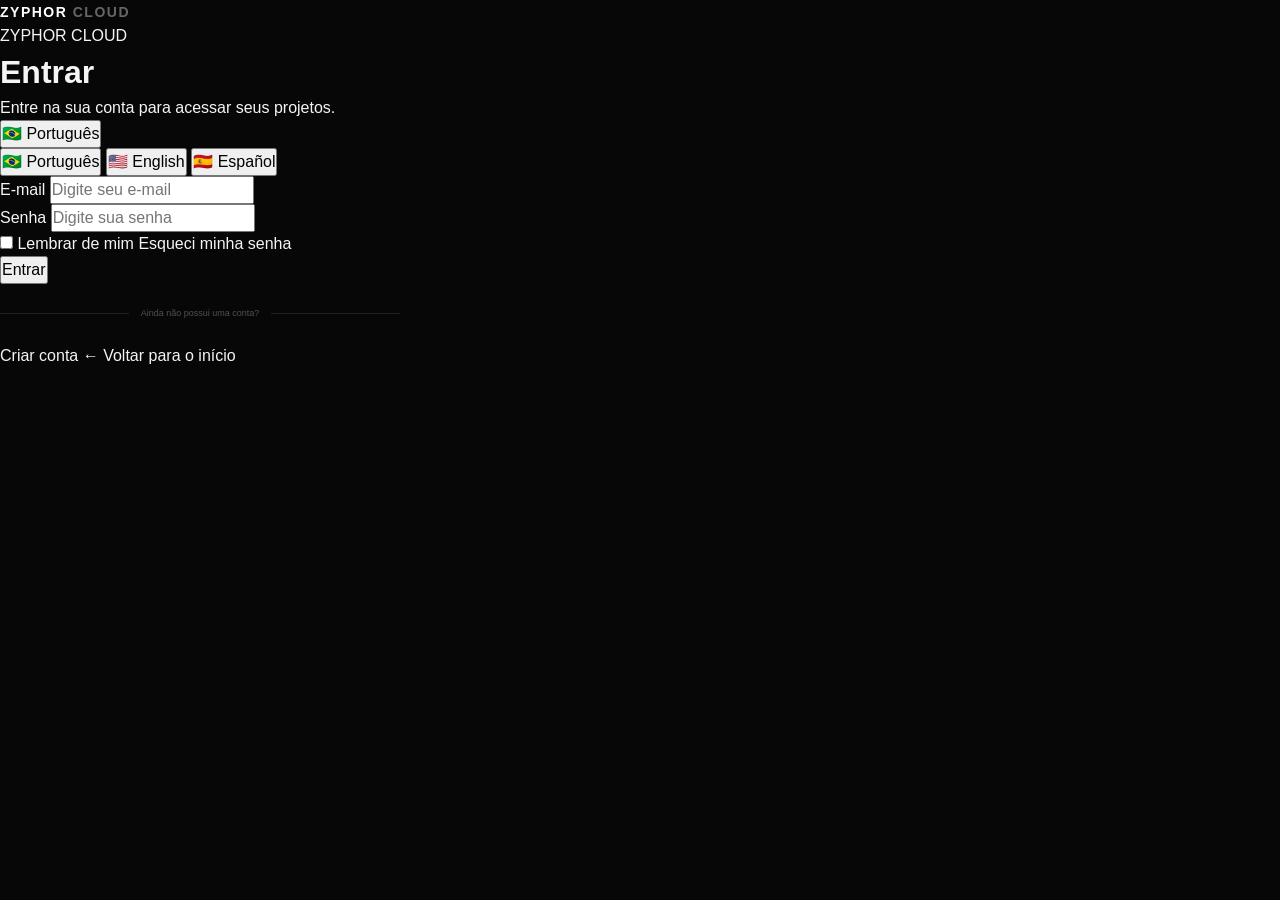
<file: pages/login.html>
<!DOCTYPE html>
<html lang="pt-BR">

<head>
    <meta charset="UTF-8">
    <meta name="viewport" content="width=device-width, initial-scale=1.0">

    <title>Zyphor Cloud — Entrar</title>

    <link rel="stylesheet" href="../css/global.css">
    <link rel="stylesheet" href="../css/auth.css">
    <link rel="stylesheet" href="../css/responsive.css">
</head>

<body>

    <main class="auth-page">

        <div class="auth-card">

            <!-- LOGO -->

            <a href="../index.html" class="auth-logo">
                ZYPHOR <span>CLOUD</span>
            </a>


            <!-- CABEÇALHO -->

            <div class="auth-header">

                <span class="auth-badge">
                    ZYPHOR CLOUD
                </span>

                <h1 data-i18n="auth.loginTitle">
                    Entrar
                </h1>

                <p data-i18n="auth.loginDescription">
                    Entre na sua conta para acessar seus projetos.
                </p>

            </div>


            <!-- IDIOMA -->

            <div class="language-selector auth-language">

                <button
                    class="language-btn"
                    type="button"
                    aria-label="Selecionar idioma"
                >
                    🇧🇷 Português
                </button>

                <div class="language-menu">

                    <button
                        type="button"
                        data-lang="pt-BR"
                    >
                        🇧🇷 Português
                    </button>

                    <button
                        type="button"
                        data-lang="en-US"
                    >
                        🇺🇸 English
                    </button>

                    <button
                        type="button"
                        data-lang="es"
                    >
                        🇪🇸 Español
                    </button>

                </div>

            </div>


            <!-- FORMULÁRIO -->

            <form class="auth-form">

                <div class="form-group">

                    <label
                        for="email"
                        data-i18n="auth.email"
                    >
                        E-mail
                    </label>

                    <input
                        id="email"
                        name="email"
                        type="email"
                        autocomplete="email"
                        placeholder="Digite seu e-mail"
                        data-i18n-placeholder="auth.emailPlaceholder"
                        required
                    >

                </div>


                <div class="form-group">

                    <label
                        for="password"
                        data-i18n="auth.password"
                    >
                        Senha
                    </label>

                    <input
                        id="password"
                        name="password"
                        type="password"
                        autocomplete="current-password"
                        placeholder="Digite sua senha"
                        data-i18n-placeholder="auth.loginPasswordPlaceholder"
                        required
                    >

                </div>


                <div class="auth-options">

                    <label class="auth-check">

                        <input
                            type="checkbox"
                            id="remember"
                            name="remember"
                        >

                        <span data-i18n="auth.remember">
                            Lembrar de mim
                        </span>

                    </label>

                    <a
                        href="#"
                        data-i18n="auth.forgotPassword"
                    >
                        Esqueci minha senha
                    </a>

                </div>


                <button
                    type="submit"
                    class="auth-button"
                    data-i18n="auth.loginButton"
                >
                    Entrar
                </button>

            </form>


            <!-- CRIAR CONTA -->

            <div class="auth-divider">

                <span data-i18n="auth.noAccount">
                    Ainda não possui uma conta?
                </span>

            </div>


            <a
                href="cadastro.html"
                class="auth-secondary-button"
                data-i18n="nav.signup"
            >
                Criar conta
            </a>


            <!-- VOLTAR -->

            <a
                href="../index.html"
                class="auth-back"
                data-i18n="auth.backHome"
            >
                ← Voltar para o início
            </a>

        </div>

    </main>


    <!-- SCRIPTS -->

    <script src="../js/i18n.js"></script>
    <script src="../js/auth.js"></script>

</body>

</html>
</file>
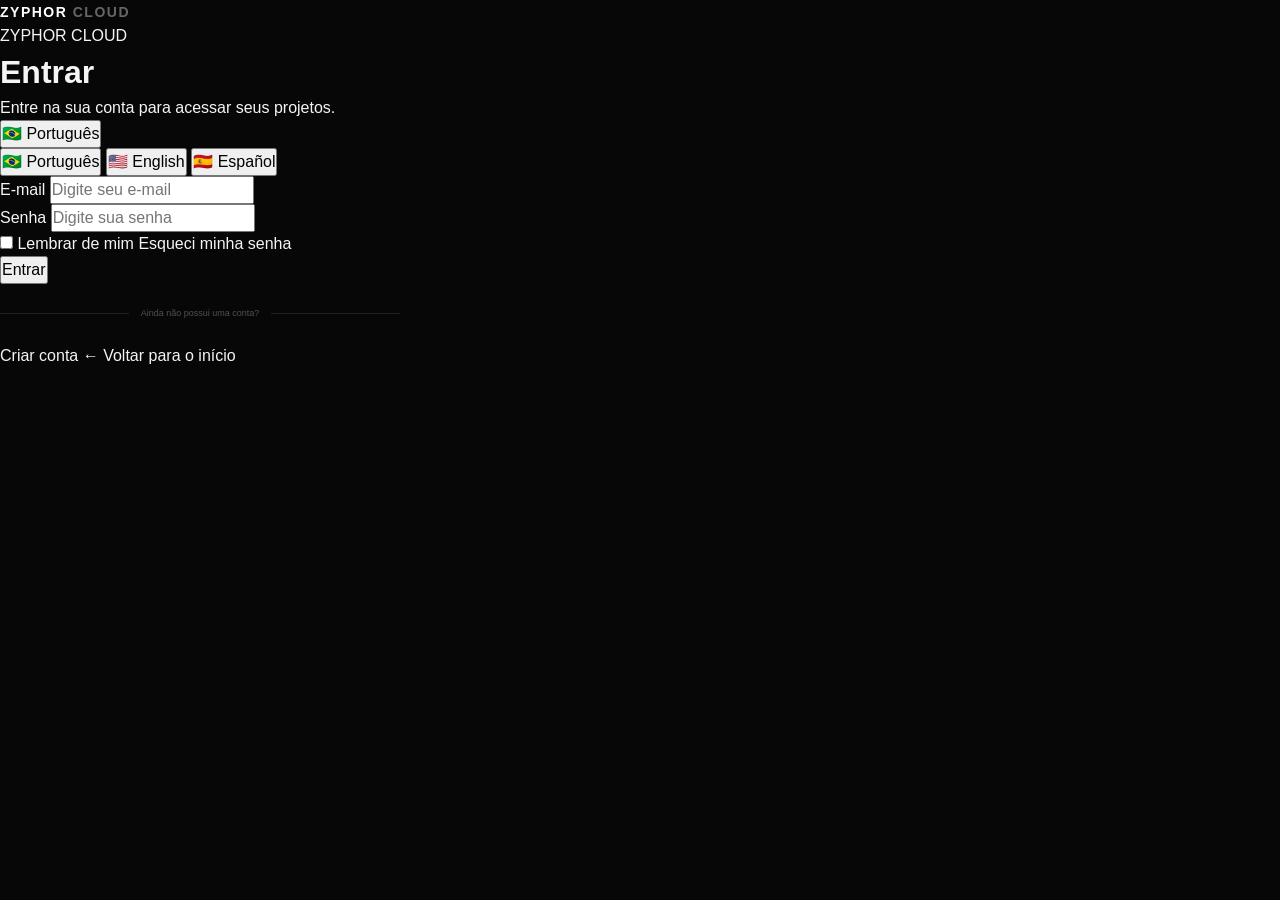
<file: pages/pagamentos.html>
<!DOCTYPE html>
<html lang="pt-BR">

<head>
    <meta charset="UTF-8">
    <meta name="viewport" content="width=device-width, initial-scale=1.0">

    <title>Zyphor Cloud — Pagamentos</title>

    <link rel="stylesheet" href="../css/global.css">
    <link rel="stylesheet" href="../css/pagamentos.css">
    <link rel="stylesheet" href="../css/responsive.css">
</head>

<body>

    <header class="dashboard-header">

        <div class="container dashboard-nav">

            <a href="../index.html" class="logo">
                ZYPHOR <span>CLOUD</span>
            </a>

            <nav class="dashboard-links">

                <a href="dashboard.html" data-i18n="nav.dashboard">
                    Dashboard
                </a>

                <a href="bots.html" data-i18n="nav.projects">
                    Meus projetos
                </a>

                <a href="planos.html" data-i18n="nav.plans">
                    Planos
                </a>

                <a href="suporte.html" data-i18n="nav.support">
                    Suporte
                </a>

            </nav>

            <div class="dashboard-actions">

                <div class="language-selector">

                    <button class="language-btn" type="button">
                        🇧🇷 Português
                    </button>

                    <div class="language-menu">

                        <button type="button" data-lang="pt-BR">
                            🇧🇷 Português
                        </button>

                        <button type="button" data-lang="en-US">
                            🇺🇸 English
                        </button>

                        <button type="button" data-lang="es">
                            🇪🇸 Español
                        </button>

                    </div>

                </div>

                <a
                    href="conta.html"
                    class="account-button"
                    data-i18n="nav.account"
                >
                    Minha conta
                </a>

            </div>

        </div>

    </header>


    <main class="payments-page">

        <div class="container">

            <!-- CABEÇALHO -->

            <section class="payments-header">

                <span class="payments-badge" data-i18n="payments.badge">
                    PAGAMENTOS
                </span>

                <h1 data-i18n="payments.title">
                    Pagamentos
                </h1>

                <p data-i18n="payments.subtitle">
                    Consulte seu plano, pagamentos e comprovantes.
                </p>

            </section>


            <!-- PLANO ATUAL -->

            <section class="payment-current-plan">

                <div>

                    <span
                        class="plan-label"
                        data-i18n="payments.currentPlan"
                    >
                        Plano atual
                    </span>

                    <h2 data-i18n="payments.freePlan">
                        Free
                    </h2>

                    <p data-i18n="payments.freePlanDescription">
                        Você está utilizando o plano gratuito.
                    </p>

                </div>

                <a
                    href="planos.html"
                    class="primary-button"
                    data-i18n="payments.changePlan"
                >
                    Ver planos
                </a>

            </section>


            <!-- PAGAMENTO -->

            <section class="payment-section">

                <div class="section-heading">

                    <div>

                        <h2 data-i18n="payments.makePayment">
                            Realizar pagamento
                        </h2>

                        <p data-i18n="payments.makePaymentDescription">
                            Escolha um plano para continuar.
                        </p>

                    </div>

                </div>


                <div class="payment-methods">


                    <div class="payment-method-card active">

                        <div class="payment-method-icon">
                            PIX
                        </div>

                        <div>

                            <h3 data-i18n="payments.pixTitle">
                                PIX
                            </h3>

                            <p data-i18n="payments.pixDescription">
                                Pagamento rápido por PIX.
                            </p>

                        </div>

                    </div>


                    <div class="payment-method-card">

                        <div class="payment-method-icon">
                            $
                        </div>

                        <div>

                            <h3 data-i18n="payments.internationalTitle">
                                Pagamento internacional
                            </h3>

                            <p data-i18n="payments.internationalDescription">
                                Métodos internacionais estarão disponíveis futuramente.
                            </p>

                        </div>

                    </div>

                </div>

            </section>


            <!-- PIX -->

            <section class="pix-section">

                <div class="section-heading">

                    <div>

                        <h2 data-i18n="payments.pixPaymentTitle">
                            Pagamento via PIX
                        </h2>

                        <p data-i18n="payments.pixPaymentDescription">
                            O plano será ativado após a confirmação do pagamento.
                        </p>

                    </div>

                </div>


                <div class="pix-card">

                    <div class="pix-qr">

                        <div class="qr-placeholder">
                            QR
                        </div>

                        <span data-i18n="payments.qrCode">
                            QR Code
                        </span>

                    </div>


                    <div class="pix-details">

                        <div class="payment-info">

                            <span data-i18n="payments.amount">
                                Valor
                            </span>

                            <strong>
                                R$ 0,00
                            </strong>

                        </div>


                        <div class="payment-info">

                            <span data-i18n="payments.pixCode">
                                Código PIX
                            </span>

                            <div class="copy-field">

                                <input
                                    type="text"
                                    value=""
                                    placeholder="Código PIX"
                                    data-i18n-placeholder="payments.pixPlaceholder"
                                    readonly
                                >

                                <button
                                    type="button"
                                    data-i18n="payments.copy"
                                >
                                    Copiar
                                </button>

                            </div>

                        </div>


                        <div class="payment-warning">

                            <span class="notice-icon">
                                !
                            </span>

                            <p data-i18n="payments.pixWarning">
                                O pagamento não será considerado confirmado apenas pelo envio do comprovante. Aguarde a análise e aprovação.
                            </p>

                        </div>

                    </div>

                </div>

            </section>


            <!-- COMPROVANTE -->

            <section class="proof-section">

                <div class="section-heading">

                    <div>

                        <h2 data-i18n="payments.proofTitle">
                            Enviar comprovante
                        </h2>

                        <p data-i18n="payments.proofDescription">
                            Após realizar o PIX, envie o comprovante para análise.
                        </p>

                    </div>

                </div>


                <div class="proof-upload">

                    <div class="upload-icon">
                        ↑
                    </div>

                    <h3 data-i18n="payments.uploadTitle">
                        Envie seu comprovante
                    </h3>

                    <p data-i18n="payments.uploadDescription">
                        Selecione uma imagem ou arquivo do comprovante.
                    </p>

                    <button
                        type="button"
                        class="secondary-button"
                        data-i18n="payments.chooseFile"
                    >
                        Escolher arquivo
                    </button>

                </div>


                <div class="proof-form">

                    <div class="form-group">

                        <label
                            for="paymentPlan"
                            data-i18n="payments.plan"
                        >
                            Plano
                        </label>

                        <select id="paymentPlan">

                            <option data-i18n="payments.selectPlan">
                                Selecione um plano
                            </option>

                            <option>
                                Bronze
                            </option>

                            <option>
                                Prata
                            </option>

                            <option>
                                Ouro
                            </option>

                            <option>
                                Diamante
                            </option>

                        </select>

                    </div>


                    <button
                        type="button"
                        class="primary-button"
                        data-i18n="payments.sendProof"
                    >
                        Enviar comprovante
                    </button>

                </div>

            </section>


            <!-- HISTÓRICO -->

            <section class="payment-history">

                <div class="section-heading">

                    <div>

                        <h2 data-i18n="payments.historyTitle">
                            Histórico de pagamentos
                        </h2>

                        <p data-i18n="payments.historyDescription">
                            Consulte seus pagamentos anteriores.
                        </p>

                    </div>

                </div>


                <div class="history-empty">

                    <div class="empty-icon">
                        $
                    </div>

                    <h3 data-i18n="payments.emptyTitle">
                        Nenhum pagamento encontrado
                    </h3>

                    <p data-i18n="payments.emptyDescription">
                        Seus pagamentos aparecerão aqui depois que forem realizados.
                    </p>

                </div>

            </section>


            <!-- AVISO -->

            <section class="dashboard-notice">

                <div class="notice-icon">
                    !
                </div>

                <div>

                    <h3 data-i18n="payments.noticeTitle">
                        Pagamentos em desenvolvimento
                    </h3>

                    <p data-i18n="payments.noticeDescription">
                        Esta área é apenas visual nesta etapa. O processamento de pagamentos, análise de comprovantes e ativação dos planos serão conectados ao backend posteriormente.
                    </p>

                </div>

            </section>

        </div>

    </main>


    <footer class="site-footer">

        <div class="container">

            <div class="footer-bottom">

                <span data-i18n="footer.copyright">
                    © 2026 Zyphor Cloud. Todos os direitos reservados.
                </span>

                <div class="footer-links">

                    <a href="termos.html" data-i18n="footer.terms">
                        Termos
                    </a>

                    <a href="privacidade.html" data-i18n="footer.privacy">
                        Privacidade
                    </a>

                    <a href="uso-aceitavel.html" data-i18n="footer.acceptableUse">
                        Uso aceitável
                    </a>

                </div>

            </div>

        </div>

    </footer>


    <script src="../js/i18n.js"></script>
    <script src="../js/pagamentos.js"></script>

</body>

</html>
</file>
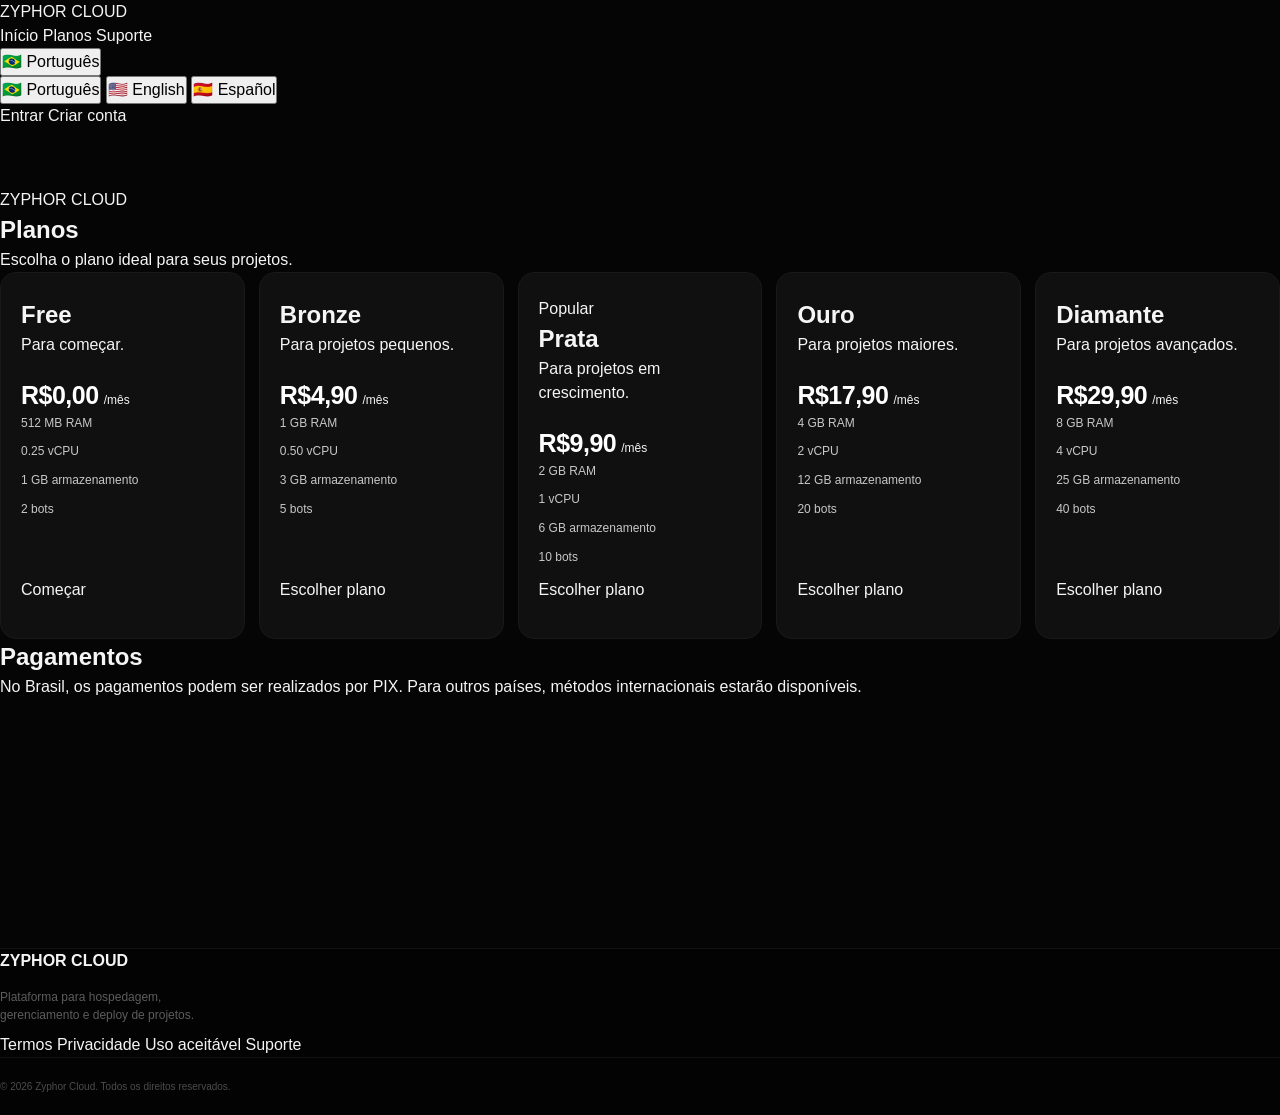
<file: pages/planos.html>
<!DOCTYPE html>
<html lang="pt-BR">

<head>
    <meta charset="UTF-8">
    <meta name="viewport" content="width=device-width, initial-scale=1.0">

    <title>Zyphor Cloud — Planos</title>

    <link rel="stylesheet" href="../css/global.css">
    <link rel="stylesheet" href="../css/planos.css">
    <link rel="stylesheet" href="../css/responsive.css">
</head>

<body>

    <div class="page">

        <!-- =========================
             NAVBAR
        ========================== -->

        <header class="page-header">

            <a href="../index.html" class="logo">
                ZYPHOR <span>CLOUD</span>
            </a>

            <nav class="nav-links">

                <a href="../index.html" data-i18n="nav.home">
                    Início
                </a>

                <a href="planos.html" class="active" data-i18n="nav.plans">
                    Planos
                </a>

                <a href="suporte.html" data-i18n="nav.support">
                    Suporte
                </a>

            </nav>

            <div class="header-actions">

                <!-- IDIOMA -->

                <div class="language-selector">

                    <button
                        class="language-btn"
                        type="button"
                        aria-label="Selecionar idioma"
                    >
                        🇧🇷 Português
                    </button>

                    <div class="language-menu">

                        <button type="button" data-lang="pt-BR">
                            🇧🇷 Português
                        </button>

                        <button type="button" data-lang="en-US">
                            🇺🇸 English
                        </button>

                        <button type="button" data-lang="es">
                            🇪🇸 Español
                        </button>

                    </div>

                </div>

                <a
                    href="login.html"
                    class="btn btn-secondary"
                    data-i18n="nav.login"
                >
                    Entrar
                </a>

                <a
                    href="cadastro.html"
                    class="btn btn-primary"
                    data-i18n="nav.signup"
                >
                    Criar conta
                </a>

            </div>

        </header>


        <!-- =========================
             CONTEÚDO
        ========================== -->

        <main class="plans-page">

            <section class="plans-hero">

                <span class="plans-badge">
                    ZYPHOR CLOUD
                </span>

                <h1>
                    <span data-i18n="plans.title">
                        Planos
                    </span>
                </h1>

                <p data-i18n="plans.description">
                    Escolha o plano ideal para seus projetos.
                </p>

            </section>


            <!-- =========================
                 PLANOS
            ========================== -->

            <section class="plans-grid">

                <!-- FREE -->

                <article class="plan-card">

                    <div class="plan-header">

                        <h2 data-i18n="plans.free">
                            Free
                        </h2>

                        <p data-i18n="plans.freeDescription">
                            Para começar.
                        </p>

                    </div>

                    <div class="plan-price">
                        <strong>R$0,00</strong>
                        <span data-i18n="plans.month">
                            /mês
                        </span>
                    </div>

                    <ul class="plan-features">

                        <li>
                            512 MB RAM
                        </li>

                        <li>
                            0.25 vCPU
                        </li>

                        <li>
                            1 GB armazenamento
                        </li>

                        <li>
                            2 bots
                        </li>

                    </ul>

                    <a
                        href="cadastro.html"
                        class="plan-button"
                        data-i18n="plans.start"
                    >
                        Começar
                    </a>

                </article>


                <!-- BRONZE -->

                <article class="plan-card">

                    <div class="plan-header">

                        <h2 data-i18n="plans.bronze">
                            Bronze
                        </h2>

                        <p data-i18n="plans.bronzeDescription">
                            Para projetos pequenos.
                        </p>

                    </div>

                    <div class="plan-price">
                        <strong>R$4,90</strong>
                        <span data-i18n="plans.month">
                            /mês
                        </span>
                    </div>

                    <ul class="plan-features">

                        <li>
                            1 GB RAM
                        </li>

                        <li>
                            0.50 vCPU
                        </li>

                        <li>
                            3 GB armazenamento
                        </li>

                        <li>
                            5 bots
                        </li>

                    </ul>

                    <a
                        href="cadastro.html"
                        class="plan-button"
                        data-i18n="plans.choose"
                    >
                        Escolher plano
                    </a>

                </article>


                <!-- PRATA -->

                <article class="plan-card featured">

                    <div class="plan-tag" data-i18n="plans.popular">
                        Popular
                    </div>

                    <div class="plan-header">

                        <h2 data-i18n="plans.silver">
                            Prata
                        </h2>

                        <p data-i18n="plans.silverDescription">
                            Para projetos em crescimento.
                        </p>

                    </div>

                    <div class="plan-price">
                        <strong>R$9,90</strong>
                        <span data-i18n="plans.month">
                            /mês
                        </span>
                    </div>

                    <ul class="plan-features">

                        <li>
                            2 GB RAM
                        </li>

                        <li>
                            1 vCPU
                        </li>

                        <li>
                            6 GB armazenamento
                        </li>

                        <li>
                            10 bots
                        </li>

                    </ul>

                    <a
                        href="cadastro.html"
                        class="plan-button"
                        data-i18n="plans.choose"
                    >
                        Escolher plano
                    </a>

                </article>


                <!-- OURO -->

                <article class="plan-card">

                    <div class="plan-header">

                        <h2 data-i18n="plans.gold">
                            Ouro
                        </h2>

                        <p data-i18n="plans.goldDescription">
                            Para projetos maiores.
                        </p>

                    </div>

                    <div class="plan-price">
                        <strong>R$17,90</strong>
                        <span data-i18n="plans.month">
                            /mês
                        </span>
                    </div>

                    <ul class="plan-features">

                        <li>
                            4 GB RAM
                        </li>

                        <li>
                            2 vCPU
                        </li>

                        <li>
                            12 GB armazenamento
                        </li>

                        <li>
                            20 bots
                        </li>

                    </ul>

                    <a
                        href="cadastro.html"
                        class="plan-button"
                        data-i18n="plans.choose"
                    >
                        Escolher plano
                    </a>

                </article>


                <!-- DIAMANTE -->

                <article class="plan-card">

                    <div class="plan-header">

                        <h2 data-i18n="plans.diamond">
                            Diamante
                        </h2>

                        <p data-i18n="plans.diamondDescription">
                            Para projetos avançados.
                        </p>

                    </div>

                    <div class="plan-price">
                        <strong>R$29,90</strong>
                        <span data-i18n="plans.month">
                            /mês
                        </span>
                    </div>

                    <ul class="plan-features">

                        <li>
                            8 GB RAM
                        </li>

                        <li>
                            4 vCPU
                        </li>

                        <li>
                            25 GB armazenamento
                        </li>

                        <li>
                            40 bots
                        </li>

                    </ul>

                    <a
                        href="cadastro.html"
                        class="plan-button"
                        data-i18n="plans.choose"
                    >
                        Escolher plano
                    </a>

                </article>

            </section>


            <!-- =========================
                 PAGAMENTO
            ========================== -->

            <section class="plans-payment">

                <h2 data-i18n="plans.paymentTitle">
                    Pagamentos
                </h2>

                <p data-i18n="plans.paymentDescription">
                    No Brasil, os pagamentos podem ser realizados por PIX.
                    Para outros países, métodos internacionais estarão disponíveis.
                </p>

            </section>

        </main>


        <!-- =========================
             FOOTER
        ========================== -->

        <footer class="site-footer">

            <div class="footer-content">

                <div class="footer-brand">

                    <strong>
                        ZYPHOR CLOUD
                    </strong>

                    <p data-i18n="footer.description">
                        Plataforma para hospedagem,
                        gerenciamento e deploy de projetos.
                    </p>

                </div>

                <div class="footer-links">

                    <a
                        href="termos.html"
                        data-i18n="footer.terms"
                    >
                        Termos
                    </a>

                    <a
                        href="privacidade.html"
                        data-i18n="footer.privacy"
                    >
                        Privacidade
                    </a>

                    <a
                        href="uso-aceitavel.html"
                        data-i18n="footer.acceptable"
                    >
                        Uso aceitável
                    </a>

                    <a
                        href="suporte.html"
                        data-i18n="nav.support"
                    >
                        Suporte
                    </a>

                </div>

            </div>

            <div
                class="footer-bottom"
                data-i18n="footer.rights"
            >
                © 2026 Zyphor Cloud. Todos os direitos reservados.
            </div>

        </footer>

    </div>


    <!-- IDIOMAS -->
    <script src="../js/i18n.js"></script>

</body>
</html>
</file>
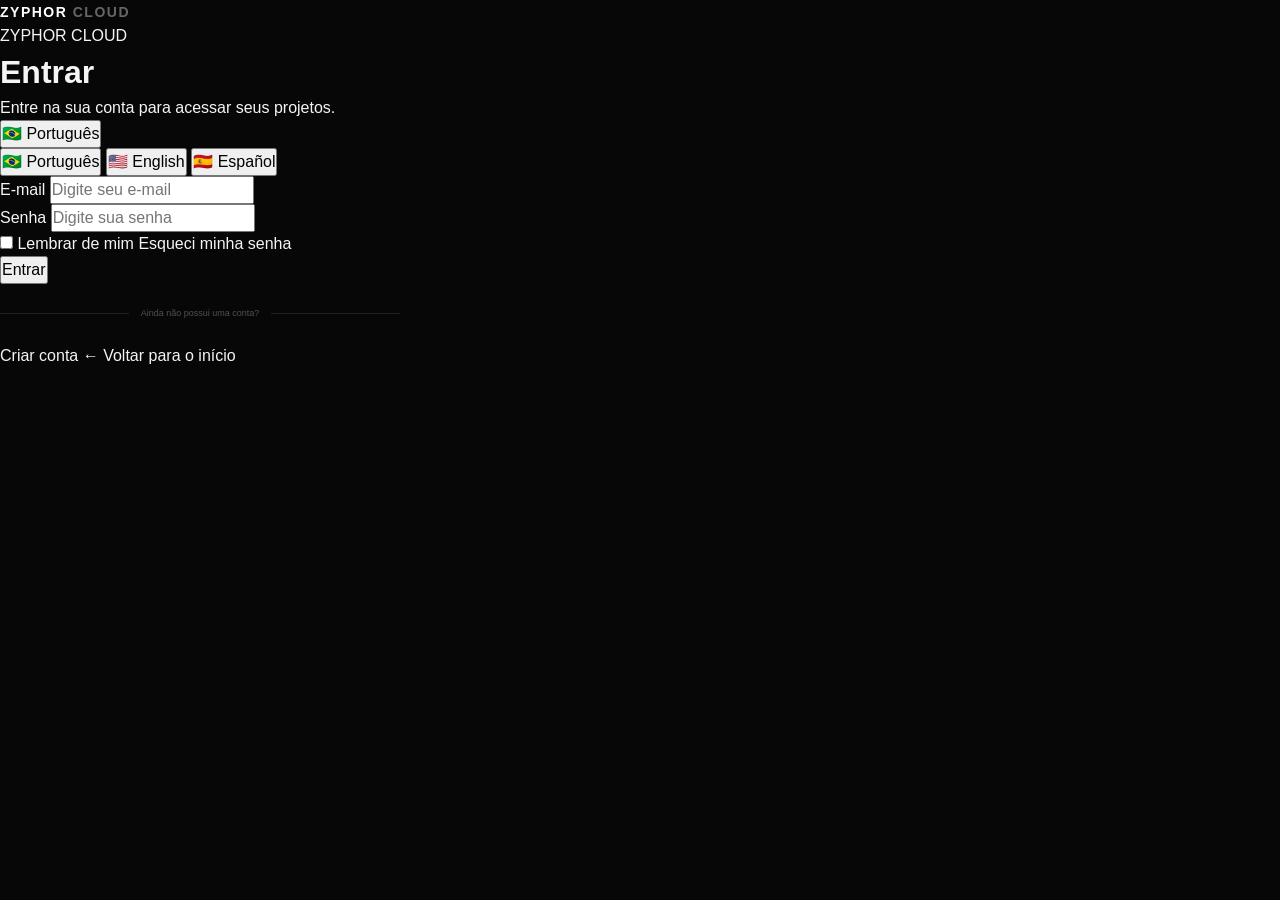
<file: pages/suporte.html>
<!DOCTYPE html>
<html lang="pt-BR">

<head>
    <meta charset="UTF-8">
    <meta name="viewport" content="width=device-width, initial-scale=1.0">

    <title>Zyphor Cloud — Suporte</title>

    <link rel="stylesheet" href="../css/global.css">
    <link rel="stylesheet" href="../css/suporte.css">
    <link rel="stylesheet" href="../css/responsive.css">
</head>

<body>

    <header class="dashboard-header">

        <div class="container dashboard-nav">

            <a href="../index.html" class="logo">
                ZYPHOR <span>CLOUD</span>
            </a>

            <nav class="dashboard-links">

                <a href="dashboard.html" data-i18n="nav.dashboard">
                    Dashboard
                </a>

                <a href="bots.html" data-i18n="nav.projects">
                    Meus projetos
                </a>

                <a href="planos.html" data-i18n="nav.plans">
                    Planos
                </a>

                <a href="suporte.html" class="active" data-i18n="nav.support">
                    Suporte
                </a>

            </nav>

            <div class="dashboard-actions">

                <div class="language-selector">

                    <button class="language-btn" type="button">
                        🇧🇷 Português
                    </button>

                    <div class="language-menu">

                        <button type="button" data-lang="pt-BR">
                            🇧🇷 Português
                        </button>

                        <button type="button" data-lang="en-US">
                            🇺🇸 English
                        </button>

                        <button type="button" data-lang="es">
                            🇪🇸 Español
                        </button>

                    </div>

                </div>

                <a
                    href="conta.html"
                    class="account-button"
                    data-i18n="nav.account"
                >
                    Minha conta
                </a>

            </div>

        </div>

    </header>


    <main class="support-page">

        <div class="container">


            <!-- CABEÇALHO -->

            <section class="support-header">

                <span class="support-badge" data-i18n="support.badge">
                    SUPORTE
                </span>

                <h1 data-i18n="support.title">
                    Como podemos ajudar?
                </h1>

                <p data-i18n="support.subtitle">
                    Entre em contato com nossa equipe ou consulte seus chamados.
                </p>

            </section>


            <!-- NOVO CHAMADO -->

            <section class="support-section">

                <div class="section-heading">

                    <div>

                        <h2 data-i18n="support.newTicketTitle">
                            Abrir chamado
                        </h2>

                        <p data-i18n="support.newTicketDescription">
                            Envie sua dúvida ou solicitação para nossa equipe.
                        </p>

                    </div>

                </div>


                <form class="support-form">

                    <div class="form-grid">

                        <div class="form-group">

                            <label
                                for="subject"
                                data-i18n="support.subject"
                            >
                                Assunto
                            </label>

                            <input
                                id="subject"
                                type="text"
                                placeholder="Digite o assunto"
                                data-i18n-placeholder="support.subjectPlaceholder"
                            >

                        </div>


                        <div class="form-group">

                            <label
                                for="category"
                                data-i18n="support.category"
                            >
                                Categoria
                            </label>

                            <select id="category">

                                <option data-i18n="support.categoryGeneral">
                                    Geral
                                </option>

                                <option data-i18n="support.categoryAccount">
                                    Conta
                                </option>

                                <option data-i18n="support.categoryPayment">
                                    Pagamento
                                </option>

                                <option data-i18n="support.categoryHosting">
                                    Hospedagem
                                </option>

                                <option data-i18n="support.categoryBug">
                                    Problema técnico
                                </option>

                            </select>

                        </div>

                    </div>


                    <div class="form-group">

                        <label
                            for="message"
                            data-i18n="support.message"
                        >
                            Mensagem
                        </label>

                        <textarea
                            id="message"
                            rows="7"
                            placeholder="Explique como podemos ajudar..."
                            data-i18n-placeholder="support.messagePlaceholder"
                        ></textarea>

                    </div>


                    <button
                        type="submit"
                        class="primary-button"
                        data-i18n="support.send"
                    >
                        Enviar chamado
                    </button>

                </form>

            </section>


            <!-- CHAMADOS -->

            <section class="support-section">

                <div class="section-heading">

                    <div>

                        <h2 data-i18n="support.ticketsTitle">
                            Meus chamados
                        </h2>

                        <p data-i18n="support.ticketsDescription">
                            Acompanhe suas solicitações de suporte.
                        </p>

                    </div>

                </div>


                <div class="tickets-empty">

                    <div class="empty-icon">
                        ?
                    </div>

                    <h3 data-i18n="support.emptyTitle">
                        Nenhum chamado aberto
                    </h3>

                    <p data-i18n="support.emptyDescription">
                        Quando você abrir um chamado, ele aparecerá aqui.
                    </p>

                </div>

            </section>


            <!-- CONTATO -->

            <section class="support-contact">

                <div class="contact-icon">
                    @
                </div>

                <div>

                    <h2 data-i18n="support.emailTitle">
                        Suporte por e-mail
                    </h2>

                    <p data-i18n="support.emailDescription">
                        Se preferir, você também pode entrar em contato diretamente com nossa equipe.
                    </p>

                    <a
                        href="mailto:zyphorsupportt@gmail.com"
                        class="support-email"
                    >
                        zyphorsupportt@gmail.com
                    </a>

                </div>

            </section>


            <!-- FAQ -->

            <section class="support-section">

                <div class="section-heading">

                    <div>

                        <h2 data-i18n="support.faqTitle">
                            Perguntas frequentes
                        </h2>

                        <p data-i18n="support.faqDescription">
                            Algumas respostas rápidas para dúvidas comuns.
                        </p>

                    </div>

                </div>


                <div class="faq-list">


                    <details class="faq-item">

                        <summary data-i18n="support.faq1Question">
                            Como começo a usar o Zyphor Cloud?
                        </summary>

                        <p data-i18n="support.faq1Answer">
                            Crie sua conta, escolha um plano quando necessário e crie seu primeiro projeto.
                        </p>

                    </details>


                    <details class="faq-item">

                        <summary data-i18n="support.faq2Question">
                            Quais projetos posso hospedar?
                        </summary>

                        <p data-i18n="support.faq2Answer">
                            A plataforma foi planejada para bots, sites, aplicações e outros projetos compatíveis com os runtimes disponíveis.
                        </p>

                    </details>


                    <details class="faq-item">

                        <summary data-i18n="support.faq3Question">
                            Como funciona o pagamento?
                        </summary>

                        <p data-i18n="support.faq3Answer">
                            Inicialmente, os pagamentos via PIX podem exigir envio e análise de comprovante antes da ativação do plano.
                        </p>

                    </details>


                    <details class="faq-item">

                        <summary data-i18n="support.faq4Question">
                            A hospedagem já está funcionando?
                        </summary>

                        <p data-i18n="support.faq4Answer">
                            A interface está sendo preparada. Os recursos reais de hospedagem serão integrados posteriormente ao backend.
                        </p>

                    </details>

                </div>

            </section>


            <!-- AVISO -->

            <section class="dashboard-notice">

                <div class="notice-icon">
                    !
                </div>

                <div>

                    <h3 data-i18n="support.noticeTitle">
                        Sistema de suporte em desenvolvimento
                    </h3>

                    <p data-i18n="support.noticeDescription">
                        Os chamados e respostas ainda são apenas visuais nesta etapa. O sistema real de atendimento será conectado ao backend posteriormente.
                    </p>

                </div>

            </section>

        </div>

    </main>


    <footer class="site-footer">

        <div class="container">

            <div class="footer-bottom">

                <span data-i18n="footer.copyright">
                    © 2026 Zyphor Cloud. Todos os direitos reservados.
                </span>

                <div class="footer-links">

                    <a href="termos.html" data-i18n="footer.terms">
                        Termos
                    </a>

                    <a href="privacidade.html" data-i18n="footer.privacy">
                        Privacidade
                    </a>

                    <a href="uso-aceitavel.html" data-i18n="footer.acceptableUse">
                        Uso aceitável
                    </a>

                </div>

            </div>

        </div>

    </footer>


    <script src="../js/i18n.js"></script>
    <script src="../js/suporte.js"></script>

</body>

</html>
</file>
<file: css/global.css>
* {
    margin: 0;
    padding: 0;
    box-sizing: border-box;
}

:root {
    --bg: #050505;
    --bg-soft: #080808;
    --card: #0b0b0b;
    --card-hover: #101010;

    --border: #191919;
    --border-light: #242424;

    --white: #f5f5f5;
    --gray-1: #b8b8b8;
    --gray-2: #858585;
    --gray-3: #5d5d5d;
    --gray-4: #3a3a3a;

    --pink: #ff4fa3;
    --pink-hover: #ff61ad;

    --green: #61d98b;
}

html {
    scroll-behavior: smooth;
}

body {
    min-height: 100vh;
    background: var(--bg);
    color: var(--white);

    font-family:
        Inter,
        -apple-system,
        BlinkMacSystemFont,
        "Segoe UI",
        Arial,
        sans-serif;

    line-height: 1.5;
    overflow-x: hidden;
}

body::selection {
    background: var(--pink);
    color: white;
}

a {
    color: inherit;
    text-decoration: none;
}

button,
input,
textarea,
select {
    font: inherit;
}

img {
    max-width: 100%;
    display: block;
}

.container {
    width: min(1120px, calc(100% - 40px));
    margin-inline: auto;
}


/* BRAND */

.brand {
    display: inline-flex;
    align-items: center;
    gap: 10px;
    white-space: nowrap;
}

.brand-logo {
    width: 34px;
    height: 34px;

    display: grid;
    place-items: center;

    border-radius: 9px;

    background: var(--pink);
    color: white;

    font-size: 16px;
    font-weight: 900;
}

.brand-text {
    font-size: 15px;
    font-weight: 750;
    color: white;
}

.brand-text span {
    color: #777;
    font-weight: 500;
}


/* BUTTONS */

.primary-button,
.secondary-button {
    min-height: 42px;
    padding: 0 17px;

    display: inline-flex;
    align-items: center;
    justify-content: center;

    gap: 10px;

    border-radius: 8px;

    font-size: 12px;
    font-weight: 700;

    transition:
        background .2s ease,
        border-color .2s ease,
        transform .2s ease;
}

.primary-button {
    background: var(--pink);
    color: white;
}

.primary-button:hover {
    background: var(--pink-hover);
    transform: translateY(-1px);
}

.secondary-button {
    background: #0c0c0c;
    border: 1px solid var(--border-light);
    color: white;
}

.secondary-button:hover {
    background: #111;
    border-color: #303030;
}


/* FOOTER */

.site-footer {
    border-top: 1px solid #121212;
    background: #030303;
}

.footer-main {
    padding: 55px 0 45px;

    display: grid;
    grid-template-columns: 2fr 1fr 1fr 1fr;

    gap: 45px;
}

.footer-brand p {
    max-width: 240px;
    margin: 15px 0 9px;

    color: var(--gray-3);
    font-size: 12px;
}

.support-email {
    color: #777;
    font-size: 11px;
}

.footer-column {
    display: flex;
    flex-direction: column;
    align-items: flex-start;

    gap: 9px;
}

.footer-column h4 {
    margin-bottom: 5px;

    color: white;
    font-size: 11px;
}

.footer-column a {
    color: #666;
    font-size: 11px;

    transition: color .2s ease;
}

.footer-column a:hover {
    color: white;
}

.footer-bottom {
    min-height: 58px;

    display: flex;
    align-items: center;
    justify-content: space-between;

    gap: 20px;

    border-top: 1px solid #111;

    color: #4c4c4c;
    font-size: 10px;
}
</file>
<file: css/home.css>
/* =========================================
   HEADER
========================================= */

.site-header {
    position: relative;
    z-index: 50;

    width: 100%;

    border-bottom: 1px solid #141414;

    background: rgba(5, 5, 5, .94);
}

.nav-container {
    min-height: 68px;

    display: flex;
    align-items: center;
    justify-content: space-between;

    gap: 25px;
}

.main-nav {
    display: flex;
    align-items: center;
    gap: 25px;

    margin-left: auto;
}

.main-nav a {
    color: #777;

    font-size: 11px;
    font-weight: 500;

    transition: color .2s ease;
}

.main-nav a:hover {
    color: white;
}

.nav-actions {
    display: flex;
    align-items: center;
    gap: 12px;
}

.login-link {
    color: #aaa;
    font-size: 11px;

    transition: color .2s ease;
}

.login-link:hover {
    color: white;
}

.signup-button {
    padding: 8px 13px;

    border: 1px solid #282828;
    border-radius: 7px;

    background: #0d0d0d;

    color: white;
    font-size: 11px;
    font-weight: 650;

    transition: .2s ease;
}

.signup-button:hover {
    background: #151515;
    border-color: #363636;
}


/* =========================================
   HERO
========================================= */

.hero {
    padding: 95px 0 90px;

    background:
        radial-gradient(
            circle at 78% 42%,
            rgba(255, 79, 163, .055),
            transparent 31%
        );
}

.hero-grid {
    display: grid;

    grid-template-columns:
        minmax(0, .86fr)
        minmax(0, 1.14fr);

    align-items: center;

    gap: 70px;
}

.hero-content {
    max-width: 490px;
}

.hero-label {
    width: fit-content;

    display: flex;
    align-items: center;
    gap: 8px;

    padding: 6px 10px;

    border: 1px solid #222;
    border-radius: 100px;

    background: #0b0b0b;

    color: #858585;

    font-size: 10px;
    font-weight: 600;

    margin-bottom: 21px;
}

.pulse {
    width: 6px;
    height: 6px;

    border-radius: 50%;

    background: var(--pink);

    box-shadow:
        0 0 0 4px rgba(255, 79, 163, .07),
        0 0 12px rgba(255, 79, 163, .4);
}

.hero h1 {
    max-width: 560px;

    color: white;

    font-size: clamp(42px, 5vw, 62px);
    line-height: 1.01;

    letter-spacing: -2.7px;

    font-weight: 800;
}

.hero h1 span {
    display: block;
    color: var(--pink);
}

.hero-content > p {
    max-width: 455px;

    margin-top: 21px;

    color: #777;

    font-size: 13px;
    line-height: 1.75;
}

.hero-actions {
    display: flex;
    align-items: center;

    gap: 9px;

    margin-top: 27px;
}

.hero-info {
    display: flex;
    align-items: center;

    gap: 11px;

    margin-top: 17px;

    color: #4f4f4f;

    font-size: 9px;
}

.hero-info > div {
    display: flex;
    align-items: center;
    gap: 6px;
}

.info-dot {
    width: 5px;
    height: 5px;

    border-radius: 50%;

    background: var(--green);
}

.info-divider {
    width: 1px;
    height: 11px;

    background: #252525;
}


/* =========================================
   DASHBOARD PREVIEW
========================================= */

.hero-dashboard {
    width: 100%;
}

.dashboard-frame {
    width: 100%;

    border: 1px solid #222;
    border-radius: 13px;

    overflow: hidden;

    background: #080808;

    box-shadow:
        0 35px 90px rgba(0, 0, 0, .55),
        0 0 70px rgba(255, 79, 163, .025);
}

.dashboard-bar {
    height: 38px;

    display: flex;
    align-items: center;

    padding: 0 13px;

    border-bottom: 1px solid #171717;

    position: relative;
}

.dashboard-dots {
    display: flex;
    gap: 5px;
}

.dashboard-dots i {
    width: 6px;
    height: 6px;

    border-radius: 50%;

    background: #333;

    display: block;
}

.dashboard-bar > span {
    position: absolute;

    left: 50%;
    transform: translateX(-50%);

    color: #555;

    font-size: 9px;
}

.dashboard-bar-space {
    margin-left: auto;
}

.dashboard-layout {
    display: grid;
    grid-template-columns: 145px 1fr;

    min-height: 325px;
}

.dashboard-sidebar {
    padding: 18px 10px;

    border-right: 1px solid #171717;

    background: #070707;
}

.mini-logo {
    width: 29px;
    height: 29px;

    display: grid;
    place-items: center;

    margin-bottom: 24px;

    border-radius: 7px;

    background: var(--pink);

    color: white;

    font-size: 11px;
    font-weight: 900;
}

.sidebar-links {
    display: flex;
    flex-direction: column;
    gap: 4px;
}

.sidebar-link {
    min-height: 32px;

    display: flex;
    align-items: center;

    gap: 8px;

    padding: 0 9px;

    border-radius: 6px;

    color: #555;

    font-size: 9px;
}

.sidebar-link span {
    width: 13px;
    color: #444;
}

.sidebar-link.active {
    background: #141414;
    color: white;
}

.sidebar-link.active span {
    color: var(--pink);
}

.dashboard-content {
    padding: 23px;
}

.dashboard-heading {
    display: flex;
    align-items: flex-start;
    justify-content: space-between;

    gap: 15px;
}

.dashboard-heading small {
    display: block;

    color: #4f4f4f;

    font-size: 8px;
    letter-spacing: .8px;
}

.dashboard-heading h3 {
    margin-top: 3px;

    color: white;

    font-size: 18px;
}

.dashboard-online {
    display: flex;
    align-items: center;

    gap: 5px;

    color: #65d78d;

    font-size: 8px;
}

.dashboard-online b {
    width: 5px;
    height: 5px;

    display: block;

    border-radius: 50%;

    background: #65d78d;
}

.dashboard-stats {
    display: grid;

    grid-template-columns: repeat(3, 1fr);

    gap: 8px;

    margin-top: 21px;
}

.dashboard-stat {
    padding: 13px;

    border: 1px solid #1a1a1a;
    border-radius: 8px;

    background: #0d0d0d;
}

.dashboard-stat small {
    display: block;

    color: #4f4f4f;

    font-size: 7px;
    letter-spacing: .5px;

    margin-bottom: 5px;
}

.dashboard-stat strong {
    color: white;

    font-size: 14px;
}

.dashboard-project {
    min-height: 52px;

    display: flex;
    align-items: center;

    gap: 10px;

    padding: 10px;

    margin-top: 9px;

    border: 1px solid #1a1a1a;
    border-radius: 8px;

    background: #0d0d0d;
}

.project-icon {
    width: 29px;
    height: 29px;

    flex-shrink: 0;

    display: grid;
    place-items: center;

    border-radius: 6px;

    background: #181818;

    color: var(--pink);

    font-size: 10px;
    font-weight: 900;
}

.project-icon.muted {
    color: #777;
}

.project-info {
    min-width: 0;

    flex: 1;
}

.project-info strong {
    display: block;

    color: #ddd;

    font-size: 9px;
}

.project-info span {
    display: block;

    margin-top: 2px;

    color: #555;

    font-size: 8px;
}

.project-indicator {
    width: 5px;
    height: 5px;

    flex-shrink: 0;

    border-radius: 50%;

    background: var(--green);
}


/* =========================================
   SECTIONS
========================================= */

.platform-section,
.projects-section,
.community-section {
    padding: 85px 0;

    border-top: 1px solid #101010;
}

.section-header,
.community-heading {
    display: flex;
    align-items: flex-end;
    justify-content: space-between;

    gap: 35px;

    margin-bottom: 34px;
}

.section-label {
    color: var(--pink);

    font-size: 8px;
    font-weight: 800;

    letter-spacing: 1.6px;
}

.section-header h2,
.community-heading h2 {
    margin-top: 7px;

    color: white;

    font-size: 29px;
    line-height: 1.1;

    letter-spacing: -1px;
}

.section-header > p,
.community-heading > p {
    max-width: 300px;

    color: #5f5f5f;

    font-size: 11px;
    line-height: 1.7;
}


/* =========================================
   FEATURES
========================================= */

.feature-grid {
    display: grid;

    grid-template-columns: repeat(4, 1fr);

    gap: 10px;
}

.feature-card {
    min-height: 205px;

    position: relative;

    padding: 21px;

    border: 1px solid #1a1a1a;
    border-radius: 10px;

    background: #090909;

    transition:
        transform .2s ease,
        border-color .2s ease,
        background .2s ease;
}

.feature-card:hover {
    transform: translateY(-2px);

    border-color: #292929;

    background: #0d0d0d;
}

.feature-number {
    position: absolute;

    top: 19px;
    right: 20px;

    color: #333;

    font-size: 8px;
}

.feature-icon {
    width: 34px;
    height: 34px;

    display: grid;
    place-items: center;

    margin-bottom: 30px;

    border: 1px solid #222;
    border-radius: 8px;

    background: #101010;

    color: var(--pink);

    font-size: 13px;
}

.feature-card h3 {
    color: white;

    font-size: 13px;

    margin-bottom: 7px;
}

.feature-card p {
    color: #5f5f5f;

    font-size: 10px;
    line-height: 1.65;
}


/* =========================================
   PROJECT TYPES
========================================= */

.project-types {
    display: grid;

    grid-template-columns: repeat(3, 1fr);

    gap: 10px;
}

.type-card {
    min-height: 220px;

    padding: 22px;

    border: 1px solid #1a1a1a;
    border-radius: 10px;

    background: #090909;

    transition:
        transform .2s ease,
        border-color .2s ease,
        background .2s ease;
}

.type-card:hover {
    transform: translateY(-2px);

    border-color: #292929;

    background: #0d0d0d;
}

.type-top {
    display: flex;
    align-items: center;
    justify-content: space-between;

    margin-bottom: 30px;
}

.type-icon {
    width: 35px;
    height: 35px;

    display: grid;
    place-items: center;

    border: 1px solid #222;
    border-radius: 8px;

    background: #101010;

    color: var(--pink);

    font-size: 15px;
}

.type-arrow {
    color: #444;

    font-size: 13px;
}

.type-card h3 {
    font-size: 15px;

    margin-bottom: 7px;
}

.type-card p {
    max-width: 250px;

    color: #5f5f5f;

    font-size: 10px;
    line-height: 1.65;
}

.type-link {
    display: block;

    margin-top: 24px;

    color: #999;

    font-size: 9px;

    transition: color .2s ease;
}

.type-card:hover .type-link {
    color: var(--pink);
}


/* =========================================
   SOCIAL
========================================= */

.social-grid {
    display: grid;

    grid-template-columns: repeat(2, 1fr);

    gap: 10px;
}

.social-card {
    min-height: 73px;

    display: flex;
    align-items: center;

    gap: 13px;

    padding: 13px 15px;

    border: 1px solid #1a1a1a;
    border-radius: 9px;

    background: #090909;

    transition:
        transform .2s ease,
        border-color .2s ease,
        background .2s ease;
}

.social-card:hover {
    transform: translateY(-2px);

    border-color: #292929;

    background: #0d0d0d;
}


/* ÍCONES DOS APPS */

.social-card img {
    width: 36px;
    height: 36px;

    min-width: 36px;
    min-height: 36px;

    object-fit: contain;

    border-radius: 8px;
}

.social-text {
    min-width: 0;
    flex: 1;
}

.social-text strong {
    display: block;

    color: white;

    font-size: 12px;

    margin-bottom: 2px;
}

.social-text span {
    display: block;

    color: #555;

    font-size: 9px;
}

.social-arrow {
    color: #444;

    font-size: 13px;

    transition: color .2s ease;
}

.social-card:hover .social-arrow {
    color: var(--pink);
}


/* =========================================
   CTA
========================================= */

.cta-section {
    padding: 30px 0 85px;
}

.cta-box {
    min-height: 190px;

    display: flex;
    align-items: center;
    justify-content: space-between;

    gap: 35px;

    padding: 32px 35px;

    border: 1px solid #222;
    border-radius: 12px;

    background:
        radial-gradient(
            circle at 80% 50%,
            rgba(255, 79, 163, .05),
            transparent 35%
        ),
        #090909;
}

.cta-content h2 {
    margin-top: 7px;

    font-size: 25px;

    letter-spacing: -.7px;
}

.cta-content p {
    margin-top: 7px;

    color: #5f5f5f;

    font-size: 10px;
}

.cta-actions {
    display: flex;
    gap: 8px;

    flex-shrink: 0;
}


/* =========================================
   FLOATING
========================================= */

.zyphor-floating {
    position: fixed;

    top: 82px;
    right: 18px;

    z-index: 100;

    padding: 6px 10px;

    border-radius: 6px;

    background: var(--pink);

    color: white;

    font-size: 9px;
    font-weight: 700;

    box-shadow:
        0 8px 25px rgba(255, 79, 163, .16);
}
</file>
<file: css/responsive.css>
/* =========================================
   NOTEBOOK / TABLET HORIZONTAL
========================================= */

@media (max-width: 1050px) {

    .hero-grid {
        gap: 40px;
    }

    .feature-grid {
        grid-template-columns: repeat(2, 1fr);
    }

}


/* =========================================
   TABLET
========================================= */

@media (max-width: 850px) {

    .container {
        width: min(100% - 30px, 700px);
    }

    .nav-container {
        min-height: 64px;
    }

    .main-nav {
        gap: 14px;
    }

    .main-nav a {
        font-size: 10px;
    }

    .hero {
        padding: 70px 0;
    }

    .hero-grid {
        grid-template-columns: 1fr;
        gap: 45px;
    }

    .hero-content {
        max-width: 650px;
    }

    .hero-content > p {
        max-width: 550px;
    }

    .hero-dashboard {
        max-width: 700px;
    }

    .section-header,
    .community-heading {
        align-items: flex-start;
        flex-direction: column;
        gap: 10px;
    }

    .section-header > p,
    .community-heading > p {
        max-width: 500px;
    }

    .project-types {
        grid-template-columns: 1fr;
    }

    .type-card {
        min-height: 185px;
    }

    .footer-main {
        grid-template-columns: 2fr 1fr 1fr;
    }

    .footer-brand {
        grid-column: 1 / -1;
    }

}


/* =========================================
   MOBILE
========================================= */

@media (max-width: 650px) {

    .container {
        width: calc(100% - 24px);
    }

    .site-header {
        background: #050505;
    }

    .nav-container {
        padding: 13px 0;

        flex-wrap: wrap;

        gap: 13px;
    }

    .brand-logo {
        width: 31px;
        height: 31px;
    }

    .brand-text {
        font-size: 14px;
    }

    .main-nav {
        order: 3;

        width: 100%;

        justify-content: flex-start;

        gap: 6px;

        overflow-x: auto;

        padding-bottom: 2px;
    }

    .main-nav a {
        flex-shrink: 0;

        padding: 6px 8px;

        border: 1px solid #181818;
        border-radius: 6px;

        background: #090909;

        font-size: 9px;
    }

    .nav-actions {
        margin-left: auto;

        gap: 6px;
    }

    .login-link {
        font-size: 10px;
    }

    .signup-button {
        padding: 7px 9px;

        font-size: 9px;
    }


    /* HERO */

    .hero {
        padding: 55px 0 60px;
    }

    .hero-grid {
        gap: 35px;
    }

    .hero h1 {
        font-size: clamp(37px, 11vw, 48px);

        letter-spacing: -1.9px;
    }

    .hero-content > p {
        margin-top: 17px;

        font-size: 12px;
    }

    .hero-actions {
        width: 100%;

        flex-direction: column;

        align-items: stretch;

        margin-top: 23px;
    }

    .primary-button,
    .secondary-button {
        width: 100%;
    }

    .hero-info {
        flex-wrap: wrap;
    }


    /* DASHBOARD */

    .dashboard-layout {
        grid-template-columns: 82px 1fr;

        min-height: 275px;
    }

    .dashboard-sidebar {
        padding: 14px 7px;
    }

    .mini-logo {
        width: 27px;
        height: 27px;

        margin-bottom: 18px;
    }

    .sidebar-link {
        min-height: 29px;

        padding: 0 6px;

        gap: 5px;

        font-size: 7px;
    }

    .sidebar-link span {
        width: 10px;
    }

    .dashboard-content {
        padding: 15px;
    }

    .dashboard-heading h3 {
        font-size: 15px;
    }

    .dashboard-stats {
        gap: 5px;

        margin-top: 16px;
    }

    .dashboard-stat {
        padding: 9px;
    }

    .dashboard-stat strong {
        font-size: 11px;
    }

    .dashboard-project {
        min-height: 46px;

        padding: 8px;
    }

    .project-icon {
        width: 25px;
        height: 25px;
    }


    /* SECTIONS */

    .platform-section,
    .projects-section,
    .community-section {
        padding: 65px 0;
    }

    .section-header h2,
    .community-heading h2 {
        font-size: 25px;
    }

    .feature-grid {
        grid-template-columns: 1fr;
    }

    .feature-card {
        min-height: 170px;
    }


    /* SOCIAL */

    .social-grid {
        grid-template-columns: 1fr;
    }

    .social-card {
        min-height: 68px;
    }

    .social-card img {
        width: 36px;
        height: 36px;

        min-width: 36px;
        min-height: 36px;
    }


    /* CTA */

    .cta-section {
        padding: 20px 0 65px;
    }

    .cta-box {
        align-items: flex-start;

        flex-direction: column;

        padding: 25px;

        gap: 25px;
    }

    .cta-content h2 {
        font-size: 22px;
    }

    .cta-actions {
        width: 100%;

        flex-direction: column;
    }


    /* FLOATING */

    .zyphor-floating {
        top: 12px;
        right: 10px;

        max-width: 110px;

        overflow: hidden;
        text-overflow: ellipsis;
        white-space: nowrap;

        font-size: 8px;
    }


    /* FOOTER */

    .footer-main {
        grid-template-columns: 1fr 1fr;

        gap: 32px 20px;

        padding: 45px 0 35px;
    }

    .footer-brand {
        grid-column: 1 / -1;
    }

    .footer-bottom {
        min-height: auto;

        padding: 16px 0;

        flex-direction: column;
        align-items: flex-start;

        gap: 5px;
    }

}


/* =========================================
   CELULARES PEQUENOS
========================================= */

@media (max-width: 430px) {

    .hero h1 {
        font-size: 35px;

        letter-spacing: -1.5px;
    }

    .hero-label {
        font-size: 9px;
    }

    .dashboard-layout {
        grid-template-columns: 1fr;
    }

    .dashboard-sidebar {
        display: none;
    }

    .dashboard-content {
        padding: 14px;
    }

    .dashboard-stats {
        grid-template-columns: 1fr 1fr 1fr;
    }

    .dashboard-stat small {
        font-size: 6px;
    }

    .dashboard-stat strong {
        font-size: 10px;
    }

    .social-card img {
        width: 34px;
        height: 34px;

        min-width: 34px;
        min-height: 34px;
    }

    .footer-main {
        grid-template-columns: 1fr;
    }

    .footer-brand {
        grid-column: auto;
    }

}


/* =========================================
   CELULARES MUITO PEQUENOS
========================================= */

@media (max-width: 360px) {

    .container {
        width: calc(100% - 18px);
    }

    .hero {
        padding-top: 45px;
    }

    .hero h1 {
        font-size: 32px;
    }

    .dashboard-stats {
        gap: 4px;
    }

    .dashboard-stat {
        padding: 8px 6px;
    }

    .dashboard-stat strong {
        font-size: 9px;
    }

    .social-card {
        gap: 9px;
        padding: 10px;
    }

    .social-card img {
        width: 32px;
        height: 32px;

        min-width: 32px;
        min-height: 32px;
    }

    .social-text strong {
        font-size: 11px;
    }

    .social-text span {
        font-size: 8px;
    }

}
</file>
<file: css/bot.css>
.bot-page {
    padding: 36px 0 80px;
}

.back-link {
    display: inline-flex;
    margin-bottom: 28px;
    color: var(--secondary);
    font-size: 13px;
}

.back-link:hover {
    color: var(--text);
}

.bot-header {
    display: flex;
    align-items: flex-end;
    justify-content: space-between;
    gap: 24px;
    margin-bottom: 32px;
}

.bot-title h1 {
    margin: 10px 0 8px;
    font-size: clamp(30px, 5vw, 44px);
}

.bot-title p {
    max-width: 650px;
    margin: 0;
    color: var(--secondary);
}

.bot-status-area {
    flex-shrink: 0;
}

.bot-controls {
    display: flex;
    align-items: center;
    justify-content: space-between;
    gap: 24px;
    padding: 24px;
    margin-bottom: 56px;
}

.bot-control-info h2 {
    margin: 7px 0 6px;
    font-size: 21px;
}

.bot-control-info p {
    margin: 0;
    color: var(--secondary);
    font-size: 13px;
}

.bot-control-buttons {
    display: flex;
    flex-wrap: wrap;
    gap: 10px;
}

.bot-section {
    margin-bottom: 56px;
}

.bot-info-grid {
    display: grid;
    grid-template-columns: repeat(4, 1fr);
    gap: 14px;
}

.bot-info-card {
    padding: 20px;
}

.bot-info-card span {
    display: block;
    margin-bottom: 9px;
    color: var(--muted);
    font-size: 12px;
}

.bot-info-card strong {
    display: block;
    overflow: hidden;
    color: var(--text);
    font-size: 15px;
    text-overflow: ellipsis;
    white-space: nowrap;
}

.bot-resources {
    display: grid;
    gap: 26px;
    padding: 26px;
}

.bot-resource > div:first-child {
    display: flex;
    align-items: center;
    justify-content: space-between;
    gap: 20px;
    margin-bottom: 10px;
}

.bot-resource > div:first-child span {
    color: var(--secondary);
    font-size: 13px;
}

.bot-resource strong {
    color: var(--text);
    font-size: 13px;
}

.resource-bar {
    width: 100%;
    height: 7px;
    overflow: hidden;
    background: #1b1b1b;
    border-radius: 999px;
}

.resource-bar span {
    display: block;
    height: 100%;
    background: var(--text);
    border-radius: inherit;
    transition: width 0.3s ease;
}

.console {
    overflow: hidden;
    padding: 0;
    background: #050505;
}

.console-header {
    display: flex;
    align-items: center;
    justify-content: space-between;
    gap: 20px;
    padding: 14px 18px;
    border-bottom: 1px solid var(--border);
    background: #0d0d0d;
}

.console-header > span:first-child {
    color: var(--text);
    font-size: 13px;
    font-weight: 600;
}

.console-status {
    color: var(--muted);
    font-size: 12px;
}

.console-output {
    min-height: 280px;
    max-height: 480px;
    overflow: auto;
    padding: 20px;
    color: #bdbdbd;
    font-family: monospace;
    font-size: 12px;
    line-height: 1.8;
    white-space: pre-wrap;
}

.console-output span {
    color: var(--muted);
}

.bot-files-placeholder {
    min-height: 220px;
    padding: 32px;
    text-align: center;
}

.bot-files-placeholder .empty-icon {
    margin-bottom: 16px;
}

.bot-files-placeholder h3 {
    margin: 0 0 8px;
}

.bot-files-placeholder p {
    max-width: 520px;
    margin: 0 auto;
    color: var(--secondary);
    line-height: 1.6;
}

.danger-section {
    margin-top: 70px;
}

.danger-card {
    display: flex;
    align-items: center;
    justify-content: space-between;
    gap: 24px;
    padding: 24px;
    border-color: rgba(255, 95, 95, 0.25);
}

.danger-card h3 {
    margin: 0 0 7px;
}

.danger-card p {
    margin: 0;
    color: var(--secondary);
    font-size: 13px;
}

.btn-danger {
    border: 1px solid rgba(255, 95, 95, 0.3);
    background: rgba(255, 95, 95, 0.08);
    color: #ff7777;
}

.btn-danger:hover {
    background: rgba(255, 95, 95, 0.14);
}

.status-online {
    color: var(--online) !important;
}

.status-offline {
    color: var(--muted) !important;
}

@media (max-width: 900px) {
    .bot-info-grid {
        grid-template-columns: repeat(2, 1fr);
    }

    .bot-controls {
        align-items: flex-start;
        flex-direction: column;
    }

    .bot-control-buttons {
        width: 100%;
    }
}

@media (max-width: 650px) {
    .bot-page {
        padding-top: 28px;
    }

    .bot-header {
        align-items: flex-start;
        flex-direction: column;
    }

    .bot-info-grid {
        grid-template-columns: 1fr;
    }

    .bot-control-buttons {
        display: grid;
        grid-template-columns: 1fr 1fr;
    }

    .bot-control-buttons .btn {
        width: 100%;
    }

    .danger-card {
        align-items: flex-start;
        flex-direction: column;
    }

    .danger-card .btn {
        width: 100%;
    }
}

@media (max-width: 430px) {
    .bot-control-buttons {
        grid-template-columns: 1fr;
    }

    .console-output {
        min-height: 220px;
        padding: 14px;
    }

    .bot-resources {
        padding: 20px;
    }
}
</file>
<file: css/bots.css>
.bots-page {
    padding: 48px 0 80px;
}

.bots-header {
    display: flex;
    align-items: flex-end;
    justify-content: space-between;
    gap: 24px;
    margin-bottom: 32px;
}

.bots-header h1 {
    margin: 10px 0 8px;
    font-size: clamp(30px, 5vw, 44px);
}

.bots-header p {
    margin: 0;
    color: var(--secondary);
}

.bots-toolbar {
    display: flex;
    align-items: center;
    gap: 12px;
    margin-bottom: 24px;
}

.bots-search {
    flex: 1;
}

.bots-search input,
.bots-filter select {
    width: 100%;
    min-height: 46px;
    padding: 0 14px;
    border: 1px solid var(--border);
    border-radius: 10px;
    outline: none;
    background: var(--card);
    color: var(--text);
    font: inherit;
}

.bots-search input::placeholder {
    color: var(--muted);
}

.bots-search input:focus,
.bots-filter select:focus {
    border-color: #444;
}

.bots-filter {
    width: 160px;
}

.bots-filter select {
    cursor: pointer;
}

.bots-grid {
    display: grid;
    grid-template-columns: repeat(2, minmax(0, 1fr));
    gap: 16px;
}

.bot-card {
    display: block;
    padding: 24px;
    transition: 0.2s;
}

.bot-card:hover {
    transform: translateY(-2px);
    border-color: #3a3a3a;
}

.bot-card-top {
    display: flex;
    align-items: flex-start;
    justify-content: space-between;
    gap: 20px;
}

.bot-card-label {
    color: var(--muted);
    font-size: 10px;
    font-weight: 700;
    letter-spacing: 0.12em;
}

.bot-card h3 {
    margin: 7px 0 0;
    color: var(--text);
    font-size: 20px;
}

.bot-card-description {
    margin: 12px 0 0;
    color: var(--secondary);
    font-size: 13px;
    line-height: 1.6;
}

.bot-card-info {
    display: flex;
    align-items: center;
    justify-content: space-between;
    gap: 12px;
    margin-top: 24px;
    padding-top: 18px;
    border-top: 1px solid var(--border);
}

.bot-card-info span {
    color: var(--secondary);
    font-size: 12px;
}

.bot-card-info span:last-child {
    color: var(--muted);
    font-family: monospace;
}

.status-badge {
    display: inline-flex;
    align-items: center;
    gap: 6px;
    padding: 6px 9px;
    border-radius: 999px;
    font-size: 11px;
    font-weight: 700;
}

.status-badge::before {
    content: "";
    width: 6px;
    height: 6px;
    border-radius: 50%;
    background: currentColor;
}

.status-badge.status-online {
    color: var(--online);
    background: rgba(85, 216, 138, 0.08);
}

.status-badge.status-offline {
    color: var(--muted);
    background: rgba(255, 255, 255, 0.04);
}

.bots-empty {
    grid-column: 1 / -1;
}

.bots-empty .empty-state {
    min-height: 300px;
}

@media (max-width: 800px) {
    .bots-grid {
        grid-template-columns: 1fr;
    }

    .bots-header {
        align-items: flex-start;
        flex-direction: column;
    }

    .bots-header .btn {
        width: 100%;
    }
}

@media (max-width: 600px) {
    .bots-page {
        padding-top: 32px;
    }

    .bots-toolbar {
        align-items: stretch;
        flex-direction: column;
    }

    .bots-filter {
        width: 100%;
    }

    .bot-card {
        padding: 20px;
    }

    .bot-card-top {
        flex-direction: column;
    }

    .bot-card-info {
        align-items: flex-start;
        flex-direction: column;
    }
}
</file>
<file: css/auth.css>
/* =========================================================
   ZYPHOR CLOUD — AUTH
   ========================================================= */

.auth-page {
    min-height: 100vh;
    display: grid;
    grid-template-columns: 1fr 1fr;
    background: #070707;
}


/* =========================================================
   LADO INFORMATIVO
   ========================================================= */

.auth-info {
    min-height: 100vh;
    padding: 35px 7vw;

    display: flex;
    flex-direction: column;
    justify-content: space-between;

    border-right: 1px solid #202020;
}

.auth-logo {
    color: #ffffff;
    text-decoration: none;
    font-size: 14px;
    font-weight: 800;
    letter-spacing: 1.5px;
}

.auth-logo span,
.auth-mobile-logo span {
    color: #666666;
}

.auth-info-content {
    max-width: 500px;
}

.auth-info-content h1 {
    margin-top: 12px;

    font-size: clamp(42px, 5vw, 66px);
    line-height: 1.02;
    letter-spacing: -3px;
}

.auth-info-content h1 span {
    display: block;
    color: #707070;
}

.auth-info-content > p {
    max-width: 450px;
    margin-top: 20px;

    color: #777777;
    font-size: 12px;
    line-height: 1.8;
}


/* =========================================================
   FEATURES
   ========================================================= */

.auth-features {
    margin-top: 35px;

    display: flex;
    flex-direction: column;
    gap: 15px;
}

.auth-feature {
    display: flex;
    align-items: flex-start;
    gap: 12px;
}

.feature-icon {
    width: 32px;
    height: 32px;
    flex-shrink: 0;

    display: flex;
    align-items: center;
    justify-content: center;

    border: 1px solid #292929;
    border-radius: 8px;

    background: #101010;
    color: #777777;

    font-size: 8px;
    font-weight: 700;
}

.auth-feature strong {
    display: block;
    color: #d8d8d8;
    font-size: 11px;
}

.auth-feature span {
    display: block;
    margin-top: 4px;

    color: #5d5d5d;
    font-size: 9px;
    line-height: 1.5;
}

.auth-info-footer {
    color: #444444;
    font-size: 9px;
}


/* =========================================================
   ÁREA DO FORMULÁRIO
   ========================================================= */

.auth-box {
    min-height: 100vh;

    display: flex;
    align-items: center;
    justify-content: center;

    padding: 35px;
}

.auth-card {
    width: min(400px, 100%);
}

.auth-card-header {
    margin-bottom: 28px;
}

.auth-mobile-logo {
    display: none;

    margin-bottom: 25px;

    font-size: 12px;
    font-weight: 800;
    letter-spacing: 1.3px;
}

.auth-card-header h2 {
    font-size: 25px;
    letter-spacing: -.7px;
}

.auth-card-header p {
    margin-top: 7px;

    color: #666666;
    font-size: 11px;
}


/* =========================================================
   FORM
   ========================================================= */

#loginForm {
    display: flex;
    flex-direction: column;
    gap: 16px;
}

.form-label-row {
    display: flex;
    align-items: center;
    justify-content: space-between;
    gap: 10px;
}

.forgot-password {
    color: #666666;
    font-size: 9px;
    text-decoration: none;
}

.forgot-password:hover {
    color: #ffffff;
}

.remember-me {
    display: flex;
    align-items: center;
    gap: 7px;

    color: #666666;
    font-size: 9px;

    cursor: pointer;
}

.remember-me input {
    accent-color: #ffffff;
}

.auth-submit {
    width: 100%;
    min-height: 45px;

    margin-top: 3px;

    font-size: 11px;
}


/* =========================================================
   MENSAGEM
   ========================================================= */

.auth-message {
    min-height: 0;

    color: #777777;
    font-size: 10px;
    line-height: 1.5;
}

.auth-message.success {
    color: #55d88a;
}

.auth-message.error {
    color: #ff6b6b;
}


/* =========================================================
   DIVISOR
   ========================================================= */

.auth-divider {
    display: flex;
    align-items: center;
    gap: 12px;

    margin: 23px 0;
}

.auth-divider::before,
.auth-divider::after {
    content: "";
    height: 1px;
    flex: 1;

    background: #222222;
}

.auth-divider span {
    color: #505050;
    font-size: 9px;
}


/* =========================================================
   DISCORD
   ========================================================= */

.discord-login {
    width: 100%;
    min-height: 44px;

    display: flex;
    align-items: center;
    justify-content: center;
    gap: 9px;

    border: 1px solid #292929;
    border-radius: 8px;

    background: #101010;
    color: #bdbdbd;

    text-decoration: none;

    font-size: 10px;
    font-weight: 600;

    transition: .2s ease;
}

.discord-login:hover {
    background: #151515;
    border-color: #3a3a3a;
    color: #ffffff;
}

.discord-icon {
    width: 20px;
    height: 20px;

    display: flex;
    align-items: center;
    justify-content: center;

    border-radius: 6px;

    background: #5865f2;
    color: #ffffff;

    font-size: 9px;
    font-weight: 800;
}


/* =========================================================
   CADASTRO
   ========================================================= */

.auth-register {
    margin-top: 22px;

    color: #555555;
    text-align: center;
    font-size: 9px;
}

.auth-register a {
    margin-left: 4px;

    color: #bdbdbd;
    text-decoration: none;
}

.auth-register a:hover {
    color: #ffffff;
}


/* =========================================================
   VOLTAR
   ========================================================= */

.back-home {
    display: block;

    margin-top: 25px;

    color: #4f4f4f;
    text-align: center;

    font-size: 9px;
    text-decoration: none;
}

.back-home:hover {
    color: #ffffff;
}


/* =========================================================
   RESPONSIVO
   ========================================================= */

@media (max-width: 850px) {

    .auth-page {
        grid-template-columns: 1fr;
    }

    .auth-info {
        display: none;
    }

    .auth-box {
        min-height: 100vh;
        padding: 28px;
    }

    .auth-mobile-logo {
        display: block;
    }
}


@media (max-width: 480px) {

    .auth-box {
        padding: 22px 18px;
    }

    .auth-card-header h2 {
        font-size: 23px;
    }

    .auth-card-header {
        margin-bottom: 24px;
    }
}
</file>
<file: css/conta.css>
.account-page {
    padding-top: 50px;
    padding-bottom: 70px;
}

.account-header {
    margin-bottom: 32px;
}

.account-header h1 {
    margin: 8px 0 8px;
    font-size: 34px;
    line-height: 1.15;
    letter-spacing: -0.8px;
}

.account-header p {
    margin: 0;
    color: var(--text-secondary);
    max-width: 650px;
}


/* Grid */

.account-grid {
    display: grid;
    grid-template-columns: repeat(2, minmax(0, 1fr));
    gap: 20px;
}


/* Cards */

.account-card {
    background: var(--card);
    border: 1px solid var(--border);
    border-radius: 16px;
    padding: 26px;
}

.account-card:hover {
    border-color: var(--border-light);
}


/* Header */

.account-card .card-header {
    margin-bottom: 24px;
}

.account-card .card-header h2 {
    margin: 6px 0 0;
    font-size: 20px;
    color: var(--text);
}


/* Form */

.account-card .form-group {
    margin-bottom: 20px;
}

.account-card label {
    display: block;
    margin-bottom: 8px;
    font-size: 14px;
    font-weight: 600;
    color: var(--text);
}

.account-card input {
    width: 100%;
    min-height: 46px;
    padding: 0 14px;

    border: 1px solid var(--border);
    border-radius: 10px;

    background: var(--bg-soft);
    color: var(--text);

    outline: none;
    transition:
        border-color 0.2s ease,
        background 0.2s ease;
}

.account-card input:focus {
    border-color: var(--border-light);
    background: #101010;
}

.account-card input:disabled {
    opacity: 0.65;
    cursor: not-allowed;
}

.account-card .form-help {
    display: block;
    margin-top: 7px;

    color: var(--text-muted);
    font-size: 12px;
    line-height: 1.5;
}


/* Mensagem */

.account-card .auth-message {
    margin-bottom: 18px;
}


/* Plano */

.account-plan {
    display: flex;
    align-items: center;
    justify-content: space-between;
    gap: 20px;

    padding: 18px;

    background: var(--bg-soft);
    border: 1px solid var(--border);
    border-radius: 12px;
}

.account-plan-label {
    display: block;
    margin-bottom: 5px;

    color: var(--text-muted);
    font-size: 12px;
}

.account-plan strong {
    display: block;

    color: var(--text);
    font-size: 20px;
}


/* Detalhes do plano */

.account-plan-details {
    display: grid;
    grid-template-columns: repeat(2, 1fr);
    gap: 12px;

    margin-top: 14px;
}

.account-detail {
    padding: 14px;

    background: var(--bg-soft);
    border: 1px solid var(--border);
    border-radius: 10px;
}

.account-detail span {
    display: block;

    margin-bottom: 5px;

    color: var(--text-muted);
    font-size: 12px;
}

.account-detail strong {
    color: var(--text);
    font-size: 14px;
}


/* Segurança */

.account-security-list {
    display: flex;
    flex-direction: column;
}

.security-item {
    display: flex;
    align-items: center;
    justify-content: space-between;
    gap: 20px;

    padding: 18px 0;

    border-bottom: 1px solid var(--border);
}

.security-item:first-child {
    padding-top: 0;
}

.security-item:last-child {
    padding-bottom: 0;
    border-bottom: 0;
}

.security-item strong {
    display: block;

    margin-bottom: 5px;

    color: var(--text);
    font-size: 14px;
}

.security-item span {
    display: block;

    color: var(--text-secondary);
    font-size: 13px;
    line-height: 1.5;
}


/* Zona de perigo */

.account-danger {
    grid-column: 1 / -1;

    border-color: rgba(255, 95, 95, 0.3);
}

.account-danger .card-header {
    margin-bottom: 18px;
}

.account-danger .card-label {
    color: #ff5f5f;
}

.danger-content {
    display: flex;
    align-items: center;
    justify-content: space-between;
    gap: 25px;

    padding: 18px;

    background: rgba(255, 95, 95, 0.04);
    border: 1px solid rgba(255, 95, 95, 0.15);
    border-radius: 12px;
}

.danger-content strong {
    display: block;

    margin-bottom: 6px;

    color: var(--text);
    font-size: 15px;
}

.danger-content p {
    margin: 0;

    max-width: 700px;

    color: var(--text-secondary);
    font-size: 13px;
    line-height: 1.5;
}


/* Botão perigoso */

.btn-danger {
    flex-shrink: 0;

    background: #ff5f5f;
    color: #ffffff;

    border: 1px solid #ff5f5f;
}

.btn-danger:hover {
    background: #e94d4d;
    border-color: #e94d4d;
}


/* Footer */

.dashboard-footer {
    margin-top: 0;
}


/* Tablet */

@media (max-width: 900px) {

    .account-grid {
        grid-template-columns: 1fr;
    }

    .account-danger {
        grid-column: auto;
    }

}


/* Celular */

@media (max-width: 700px) {

    .account-page {
        padding-top: 35px;
        padding-bottom: 50px;
    }

    .account-header h1 {
        font-size: 28px;
    }

    .account-card {
        padding: 20px;
    }

    .account-plan {
        align-items: flex-start;
        flex-direction: column;
    }

    .account-plan .btn {
        width: 100%;
    }

    .security-item {
        align-items: flex-start;
        flex-direction: column;
    }

    .security-item .btn {
        width: 100%;
    }

    .danger-content {
        align-items: flex-start;
        flex-direction: column;
    }

    .danger-content .btn {
        width: 100%;
    }

}


/* Celular pequeno */

@media (max-width: 480px) {

    .account-header h1 {
        font-size: 25px;
    }

    .account-card {
        padding: 17px;
        border-radius: 13px;
    }

    .account-plan-details {
        grid-template-columns: 1fr;
    }

    .account-plan strong {
        font-size: 18px;
    }

    .danger-content {
        padding: 15px;
    }

}
</file>
<file: css/dashboard.css>
.dashboard-header {
    position: sticky;
    top: 0;
    z-index: 100;
    background: rgba(7, 7, 7, 0.92);
    border-bottom: 1px solid var(--border);
    backdrop-filter: blur(14px);
}

.dashboard-nav {
    min-height: 72px;
    display: flex;
    align-items: center;
    justify-content: space-between;
    gap: 24px;
}

.dashboard-logo {
    color: var(--text);
    font-size: 17px;
    font-weight: 800;
    letter-spacing: 0.08em;
    white-space: nowrap;
}

.dashboard-logo span {
    color: var(--secondary);
}

.dashboard-links {
    display: flex;
    align-items: center;
    gap: 24px;
}

.dashboard-links a {
    color: var(--secondary);
    font-size: 14px;
    transition: 0.2s;
}

.dashboard-links a:hover,
.dashboard-links a.active {
    color: var(--text);
}

.dashboard-user {
    display: flex;
    align-items: center;
    gap: 12px;
}

.dashboard-user span {
    color: var(--secondary);
    font-size: 14px;
}

.dashboard-page {
    padding: 48px 0 80px;
}

.dashboard-welcome {
    display: flex;
    align-items: flex-end;
    justify-content: space-between;
    gap: 24px;
    margin-bottom: 36px;
}

.dashboard-welcome h1 {
    margin: 10px 0 8px;
    font-size: clamp(30px, 5vw, 46px);
    line-height: 1.05;
}

.dashboard-welcome p {
    margin: 0;
    color: var(--secondary);
}

.dashboard-stats {
    display: grid;
    grid-template-columns: repeat(4, 1fr);
    gap: 16px;
    margin-bottom: 60px;
}

.dashboard-stat {
    padding: 24px;
}

.stat-label,
.section-label,
.resource-plan-label {
    display: block;
    color: var(--muted);
    font-size: 11px;
    font-weight: 700;
    letter-spacing: 0.12em;
}

.dashboard-stat strong {
    display: block;
    margin: 12px 0 6px;
    color: var(--text);
    font-size: 28px;
}

.stat-description {
    color: var(--secondary);
    font-size: 13px;
}

.status-online {
    color: var(--online) !important;
}

.dashboard-section {
    margin-bottom: 60px;
}

.section-header {
    display: flex;
    align-items: flex-end;
    justify-content: space-between;
    gap: 20px;
    margin-bottom: 20px;
}

.section-header h2 {
    margin: 8px 0 0;
    font-size: 24px;
}

.dashboard-bots {
    min-height: 220px;
}

.dashboard-bots .empty-state {
    min-height: 260px;
}

.empty-icon {
    width: 48px;
    height: 48px;
    display: flex;
    align-items: center;
    justify-content: center;
    margin: 0 auto 16px;
    border: 1px solid var(--border);
    border-radius: 14px;
    color: var(--text);
    font-size: 25px;
}

.empty-state h3 {
    margin: 0 0 8px;
}

.empty-state p {
    margin: 0 0 20px;
    color: var(--secondary);
}

.resource-card {
    padding: 28px;
}

.resource-header {
    display: flex;
    align-items: center;
    justify-content: space-between;
    gap: 20px;
    padding-bottom: 24px;
    border-bottom: 1px solid var(--border);
}

.resource-header h3 {
    margin: 8px 0 0;
    font-size: 24px;
}

.resource-list {
    display: grid;
    gap: 24px;
    padding-top: 24px;
}

.resource-item > div:first-child {
    display: flex;
    align-items: center;
    justify-content: space-between;
    gap: 20px;
    margin-bottom: 10px;
}

.resource-item span {
    color: var(--secondary);
    font-size: 13px;
}

.resource-item strong {
    color: var(--text);
    font-size: 13px;
}

.resource-bar {
    width: 100%;
    height: 7px;
    overflow: hidden;
    background: #1b1b1b;
    border-radius: 999px;
}

.resource-bar span {
    display: block;
    height: 100%;
    background: var(--text);
    border-radius: inherit;
    transition: width 0.3s ease;
}

.dashboard-shortcuts {
    display: grid;
    grid-template-columns: repeat(4, 1fr);
    gap: 16px;
}

.shortcut-card {
    display: flex;
    align-items: flex-start;
    gap: 16px;
    padding: 22px;
    transition: 0.2s;
}

.shortcut-card:hover {
    transform: translateY(-2px);
    border-color: #3a3a3a;
}

.shortcut-card > strong {
    width: 38px;
    height: 38px;
    display: flex;
    align-items: center;
    justify-content: center;
    flex-shrink: 0;
    border: 1px solid var(--border);
    border-radius: 10px;
    color: var(--text);
}

.shortcut-card h3 {
    margin: 0 0 6px;
    color: var(--text);
    font-size: 15px;
}

.shortcut-card p {
    margin: 0;
    color: var(--secondary);
    font-size: 13px;
}

@media (max-width: 1000px) {
    .dashboard-stats {
        grid-template-columns: repeat(2, 1fr);
    }

    .dashboard-shortcuts {
        grid-template-columns: repeat(2, 1fr);
    }

    .dashboard-links {
        gap: 14px;
    }
}

@media (max-width: 760px) {
    .dashboard-nav {
        min-height: 64px;
    }

    .dashboard-links {
        display: none;
    }

    .dashboard-user span {
        display: none;
    }

    .dashboard-page {
        padding-top: 32px;
    }

    .dashboard-welcome {
        align-items: flex-start;
        flex-direction: column;
    }

    .dashboard-welcome .btn {
        width: 100%;
    }
}

@media (max-width: 520px) {
    .dashboard-stats {
        grid-template-columns: 1fr;
    }

    .dashboard-shortcuts {
        grid-template-columns: 1fr;
    }

    .resource-card {
        padding: 20px;
    }

    .resource-header {
        align-items: flex-start;
        flex-direction: column;
    }

    .section-header {
        align-items: flex-start;
        flex-direction: column;
    }

    .section-header .btn {
        width: 100%;
    }
}
</file>
<file: css/pagamentos.css>
.payments-page {
    min-height: calc(100vh - 80px);
    padding: 50px 0 80px;
}

.payments-header {
    display: flex;
    align-items: flex-end;
    justify-content: space-between;
    gap: 25px;
    margin-bottom: 35px;
}

.payments-header h1 {
    margin: 10px 0 8px;
    font-size: 36px;
    letter-spacing: -1px;
}

.payments-header p {
    margin: 0;
    color: var(--text-secondary);
}

.payment-grid {
    display: grid;
    grid-template-columns: 1.05fr .95fr;
    gap: 20px;
    align-items: start;
}

.payment-card {
    padding: 27px;
    background: #101010;
    border: 1px solid var(--border);
    border-radius: 16px;
}

.card-header {
    margin-bottom: 25px;
}

.card-label {
    display: inline-block;
    margin-bottom: 8px;
    color: var(--text-muted);
    font-size: 10px;
    font-weight: 800;
    letter-spacing: 1.3px;
}

.card-header h2 {
    margin: 0 0 7px;
    font-size: 21px;
}

.card-header p {
    margin: 0;
    color: var(--text-secondary);
    font-size: 13px;
    line-height: 1.5;
}

.selected-plan {
    display: flex;
    align-items: center;
    justify-content: space-between;
    gap: 15px;

    margin: 18px 0;
    padding: 15px;

    border: 1px solid #303030;
    border-radius: 11px;

    background: #151515;
}

.selected-plan span {
    display: block;
    margin-bottom: 4px;

    color: var(--text-muted);
    font-size: 11px;
}

.selected-plan strong {
    color: #fff;
    font-size: 14px;
}

.selected-plan > strong {
    font-size: 16px;
}

.pix-card {
    background:
        radial-gradient(
            circle at 100% 0%,
            rgba(255, 255, 255, .035),
            transparent 45%
        ),
        #101010;
}

.pix-box {
    padding: 20px;

    border: 1px solid #303030;
    border-radius: 12px;

    background: #0b0b0b;
}

.pix-label {
    display: block;
    margin-bottom: 9px;

    color: var(--text-muted);
    font-size: 9px;
    font-weight: 800;
    letter-spacing: 1.2px;
}

.pix-box strong {
    display: block;
    margin-bottom: 16px;

    color: #fff;
    font-size: 14px;
    word-break: break-word;
}

.pix-info {
    display: grid;
    grid-template-columns: 1fr 1fr;
    gap: 12px;

    margin-top: 12px;
}

.pix-info > div {
    padding: 14px;

    border: 1px solid var(--border);
    border-radius: 10px;

    background: #0d0d0d;
}

.pix-info span {
    display: block;
    margin-bottom: 5px;

    color: var(--text-muted);
    font-size: 10px;
}

.pix-info strong {
    color: #ddd;
    font-size: 12px;
}

.payment-instructions {
    margin-top: 22px;
    padding-top: 20px;

    border-top: 1px solid var(--border);
}

.payment-instructions > strong {
    color: #ddd;
    font-size: 13px;
}

.payment-instructions ol {
    margin: 13px 0 0;
    padding-left: 20px;

    color: var(--text-secondary);
    font-size: 12px;
    line-height: 1.8;
}

.proof-card {
    margin-top: 20px;
}

.proof-card[hidden] {
    display: none;
}

.payment-history {
    margin-top: 55px;
}

.section-header {
    display: flex;
    align-items: center;
    justify-content: space-between;
    margin-bottom: 18px;
}

.section-header h2 {
    margin: 0;
    font-size: 21px;
}

.payments-list {
    display: flex;
    flex-direction: column;
    gap: 10px;
}

.payment-item {
    display: flex;
    align-items: center;
    justify-content: space-between;
    gap: 20px;

    padding: 18px 20px;

    border: 1px solid var(--border);
    border-radius: 12px;

    background: #101010;
}

.payment-item-info {
    min-width: 0;
}

.payment-item-name {
    margin-bottom: 5px;

    color: #fff;
    font-size: 14px;
    font-weight: 700;
}

.payment-item-meta {
    display: flex;
    flex-wrap: wrap;
    gap: 7px 14px;

    color: var(--text-muted);
    font-size: 11px;
}

.payment-item-right {
    display: flex;
    align-items: center;
    gap: 14px;
    flex-shrink: 0;
}

.payment-item-price {
    color: #fff;
    font-size: 14px;
    font-weight: 700;
}

.payment-status {
    display: inline-flex;
    align-items: center;

    padding: 5px 8px;

    border-radius: 6px;

    font-size: 9px;
    font-weight: 800;
    letter-spacing: .3px;
}

.payment-status.pending {
    border: 1px solid #4a4026;
    background: #17140d;
    color: #d5b45a;
}

.payment-status.approved {
    border: 1px solid #284a37;
    background: #0d1711;
    color: #72d79b;
}

.payment-status.rejected,
.payment-status.expired {
    border: 1px solid #4a2929;
    background: #170e0e;
    color: #e27676;
}

.payment-status.default {
    border: 1px solid #303030;
    background: #151515;
    color: #aaa;
}

.payment-action {
    margin-top: 10px;
}

.payment-action button {
    font-size: 11px;
}

.empty-state {
    padding: 45px 20px;

    border: 1px solid var(--border);
    border-radius: 14px;

    background: #0e0e0e;

    text-align: center;
}

.empty-icon {
    width: 42px;
    height: 42px;
    margin: 0 auto 14px;

    display: flex;
    align-items: center;
    justify-content: center;

    border: 1px solid #303030;
    border-radius: 50%;

    color: #aaa;
    background: #151515;
}

.empty-state h3 {
    margin: 0 0 7px;
    color: #ddd;
    font-size: 14px;
}

.empty-state p {
    margin: 0;
    color: var(--text-muted);
    font-size: 12px;
}


/* =========================
   RESPONSIVO
   ========================= */

@media (max-width: 900px) {

    .payment-grid {
        grid-template-columns: 1fr;
    }

}


@media (max-width: 700px) {

    .payments-page {
        padding: 35px 0 60px;
    }

    .payments-header {
        align-items: flex-start;
        flex-direction: column;
    }

    .payments-header h1 {
        font-size: 30px;
    }

    .payment-card {
        padding: 22px;
    }

    .payment-item {
        align-items: flex-start;
        flex-direction: column;
    }

    .payment-item-right {
        width: 100%;
        justify-content: space-between;
    }

}


@media (max-width: 480px) {

    .payments-header h1 {
        font-size: 27px;
    }

    .payment-card {
        padding: 18px;
        border-radius: 13px;
    }

    .pix-info {
        grid-template-columns: 1fr;
    }

    .selected-plan {
        align-items: flex-start;
        flex-direction: column;
    }

    .payment-item-right {
        align-items: flex-start;
        flex-direction: column;
    }

      }
</file>
<file: css/planos.css>
.plans-page {
    min-height: calc(100vh - 80px);
    padding: 60px 0 90px;
}

.plans-header {
    max-width: 700px;
    margin: 0 auto 45px;
    text-align: center;
}

.plans-header h1 {
    margin: 12px 0 12px;
    font-size: 42px;
    line-height: 1.1;
    letter-spacing: -1.5px;
}

.plans-header p {
    margin: 0 auto;
    max-width: 580px;
    color: var(--text-secondary);
    line-height: 1.6;
}

.plans-grid {
    display: grid;
    grid-template-columns: repeat(5, minmax(0, 1fr));
    gap: 14px;
    align-items: stretch;
}

.plan-card {
    position: relative;
    display: flex;
    flex-direction: column;

    min-width: 0;
    padding: 24px 20px;

    background: #101010;
    border: 1px solid var(--border);
    border-radius: 16px;

    transition:
        transform .2s ease,
        border-color .2s ease,
        background .2s ease;
}

.plan-card:hover {
    transform: translateY(-3px);
    border-color: #383838;
    background: #121212;
}

.plan-featured {
    border-color: #555;
    background: #141414;
}

.plan-highlight {
    position: absolute;
    top: -11px;
    left: 18px;

    padding: 5px 9px;

    border: 1px solid #444;
    border-radius: 6px;

    background: #0a0a0a;
    color: #d7d7d7;

    font-size: 9px;
    font-weight: 800;
    letter-spacing: .8px;
}

.plan-top {
    display: flex;
    align-items: center;
    justify-content: space-between;
    gap: 8px;

    min-height: 28px;
}

.plan-name {
    color: var(--text-primary);
    font-size: 18px;
    font-weight: 700;
}

.plan-badge {
    padding: 4px 7px;

    border: 1px solid #303030;
    border-radius: 5px;

    color: var(--text-muted);
    font-size: 8px;
    font-weight: 800;
    letter-spacing: .7px;
}

.plan-price {
    display: flex;
    align-items: baseline;
    gap: 5px;

    margin-top: 20px;
}

.plan-price strong {
    color: #fff;
    font-size: 25px;
    letter-spacing: -.5px;
}

.plan-price span {
    color: var(--text-muted);
    font-size: 12px;
}

.plan-description {
    min-height: 52px;
    margin: 10px 0 0;

    color: var(--text-secondary);
    font-size: 12px;
    line-height: 1.5;
}

.plan-divider {
    width: 100%;
    height: 1px;
    margin: 20px 0;

    background: var(--border);
}

.plan-features {
    display: flex;
    flex-direction: column;
    gap: 12px;

    margin: 0;
    padding: 0;

    list-style: none;
}

.plan-features li {
    display: flex;
    align-items: flex-start;
    gap: 8px;

    color: #c8c8c8;
    font-size: 12px;
    line-height: 1.4;
}

.plan-features li span {
    flex-shrink: 0;
    color: #aaa;
    font-weight: 700;
}

.plan-button {
    width: 100%;
    margin-top: auto;
    padding-top: 12px;
    padding-bottom: 12px;
}

.plans-note {
    max-width: 850px;
    margin: 24px auto 0;
    padding: 18px 20px;

    border: 1px solid var(--border);
    border-radius: 12px;

    background: #0d0d0d;
}

.plans-note strong {
    display: block;
    margin-bottom: 5px;

    color: #ddd;
    font-size: 12px;
}

.plans-note p {
    margin: 0;

    color: var(--text-muted);
    font-size: 11px;
    line-height: 1.5;
}

.plans-bottom {
    margin-top: 70px;
    padding: 35px;

    display: flex;
    align-items: center;
    justify-content: space-between;
    gap: 30px;

    border: 1px solid var(--border);
    border-radius: 16px;

    background:
        radial-gradient(
            circle at 80% 50%,
            rgba(255, 255, 255, .035),
            transparent 40%
        ),
        #0e0e0e;
}

.plans-bottom h2 {
    margin: 10px 0 7px;

    font-size: 25px;
    letter-spacing: -.5px;
}

.plans-bottom p {
    margin: 0;

    color: var(--text-secondary);
    font-size: 13px;
}


/* =========================
   RESPONSIVO
   ========================= */

@media (max-width: 1200px) {

    .plans-grid {
        grid-template-columns: repeat(3, minmax(0, 1fr));
    }

}


@media (max-width: 900px) {

    .plans-page {
        padding: 45px 0 70px;
    }

    .plans-header h1 {
        font-size: 36px;
    }

    .plans-grid {
        grid-template-columns: repeat(2, minmax(0, 1fr));
    }

    .plans-bottom {
        align-items: flex-start;
        flex-direction: column;
    }

}


@media (max-width: 600px) {

    .plans-header {
        margin-bottom: 35px;
    }

    .plans-header h1 {
        font-size: 31px;
    }

    .plans-grid {
        grid-template-columns: 1fr;
    }

    .plan-card {
        padding: 23px;
    }

    .plan-description {
        min-height: auto;
    }

    .plans-bottom {
        margin-top: 45px;
        padding: 25px;
    }

}


@media (max-width: 480px) {

    .plans-page {
        padding-top: 35px;
    }

    .plans-header h1 {
        font-size: 28px;
    }

    .plans-header p {
        font-size: 13px;
    }

    .plan-price strong {
        font-size: 24px;
    }

  }
</file>
<file: css/suporte.css>
.support-page {
    padding-top: 50px;
    padding-bottom: 70px;
}

.support-header {
    margin-bottom: 32px;
}

.support-header h1 {
    margin: 8px 0;
    font-size: 34px;
    line-height: 1.15;
    letter-spacing: -0.8px;
}

.support-header p {
    margin: 0;
    color: var(--text-secondary);
}


/* Cards */

.support-grid {
    display: grid;
    grid-template-columns: repeat(2, minmax(0, 1fr));
    gap: 20px;
}

.support-card {
    display: flex;
    gap: 20px;

    padding: 26px;

    background: var(--card);
    border: 1px solid var(--border);
    border-radius: 16px;

    transition:
        border-color 0.2s ease,
        transform 0.2s ease;
}

.support-card:hover {
    border-color: var(--border-light);
    transform: translateY(-2px);
}

.support-main-card {
    border-color: #303030;
}


/* Ícones */

.support-card-icon {
    flex-shrink: 0;

    width: 46px;
    height: 46px;

    display: flex;
    align-items: center;
    justify-content: center;

    border-radius: 12px;

    background: #181818;
    border: 1px solid var(--border);

    color: var(--text);

    font-size: 20px;
    font-weight: 700;
}


/* Conteúdo */

.support-card-content {
    flex: 1;
}

.support-card-content h2 {
    margin: 6px 0 8px;

    font-size: 20px;
    color: var(--text);
}

.support-card-content p {
    margin: 0 0 20px;

    color: var(--text-secondary);

    font-size: 14px;
    line-height: 1.6;
}


/* Formulário */

.ticket-section {
    margin-top: 24px;
}

.ticket-card {
    display: block;
}

.ticket-card .card-header {
    margin-bottom: 24px;
}

.ticket-card .card-header h2 {
    margin: 6px 0 0;

    color: var(--text);
    font-size: 21px;
}

.ticket-card .form-group {
    margin-bottom: 20px;
}

.ticket-card label {
    display: block;

    margin-bottom: 8px;

    color: var(--text);

    font-size: 14px;
    font-weight: 600;
}

.ticket-card input,
.ticket-card select,
.ticket-card textarea {
    width: 100%;

    border: 1px solid var(--border);
    border-radius: 10px;

    background: var(--bg-soft);
    color: var(--text);

    outline: none;

    transition:
        border-color 0.2s ease,
        background 0.2s ease;
}

.ticket-card input,
.ticket-card select {
    min-height: 46px;
    padding: 0 14px;
}

.ticket-card textarea {
    min-height: 150px;
    padding: 13px 14px;

    resize: vertical;

    font-family: inherit;
    line-height: 1.5;
}

.ticket-card input:focus,
.ticket-card select:focus,
.ticket-card textarea:focus {
    border-color: var(--border-light);
    background: #101010;
}

.ticket-card .form-help {
    display: block;

    margin-top: 7px;

    color: var(--text-muted);

    font-size: 12px;
    line-height: 1.5;
}


/* Ações */

.ticket-actions {
    display: flex;
    justify-content: flex-end;
    gap: 10px;

    margin-top: 24px;
}


/* Chamados */

.tickets-section {
    margin-top: 30px;
}

.section-header {
    margin-bottom: 18px;
}

.section-header h2 {
    margin: 6px 0 0;

    color: var(--text);
    font-size: 22px;
}


/* Item */

.ticket-item {
    display: flex;
    align-items: center;
    justify-content: space-between;
    gap: 20px;

    padding: 18px;

    background: var(--card);
    border: 1px solid var(--border);
    border-radius: 12px;

    margin-bottom: 10px;
}

.ticket-item-info {
    min-width: 0;
}

.ticket-item-title {
    margin-bottom: 5px;

    color: var(--text);

    font-size: 15px;
    font-weight: 600;

    overflow: hidden;
    text-overflow: ellipsis;
    white-space: nowrap;
}

.ticket-item-meta {
    color: var(--text-muted);

    font-size: 12px;
}

.ticket-item-right {
    display: flex;
    align-items: center;
    gap: 12px;

    flex-shrink: 0;
}


/* Status */

.ticket-status {
    display: inline-flex;
    align-items: center;

    min-height: 28px;
    padding: 0 10px;

    border-radius: 999px;

    font-size: 11px;
    font-weight: 700;

    text-transform: uppercase;
    letter-spacing: 0.4px;

    background: #191919;
    color: var(--text-secondary);
}

.ticket-status.open {
    color: #55d88a;
    background: rgba(85, 216, 138, 0.08);
}

.ticket-status.pending {
    color: #d8d8d8;
    background: rgba(216, 216, 216, 0.08);
}

.ticket-status.closed {
    color: #777777;
    background: rgba(119, 119, 119, 0.08);
}


/* FAQ */

.faq-section {
    margin-top: 45px;
}

.faq-list {
    display: flex;
    flex-direction: column;
    gap: 10px;
}

.faq-item {
    background: var(--card);
    border: 1px solid var(--border);
    border-radius: 12px;

    overflow: hidden;
}

.faq-item summary {
    position: relative;

    padding: 18px 45px 18px 18px;

    color: var(--text);

    font-size: 14px;
    font-weight: 600;

    cursor: pointer;

    list-style: none;
}

.faq-item summary::-webkit-details-marker {
    display: none;
}

.faq-item summary::after {
    content: "+";

    position: absolute;
    right: 18px;
    top: 50%;

    transform: translateY(-50%);

    color: var(--text-secondary);

    font-size: 20px;
    font-weight: 400;
}

.faq-item[open] summary::after {
    content: "−";
}

.faq-item p {
    margin: 0;

    padding: 0 18px 18px;

    color: var(--text-secondary);

    font-size: 13px;
    line-height: 1.6;
}


/* Mobile */

@media (max-width: 900px) {

    .support-grid {
        grid-template-columns: 1fr;
    }

}


@media (max-width: 700px) {

    .support-page {
        padding-top: 35px;
        padding-bottom: 50px;
    }

    .support-header h1 {
        font-size: 28px;
    }

    .support-card {
        padding: 20px;
    }

    .ticket-actions {
        flex-direction: column-reverse;
    }

    .ticket-actions .btn {
        width: 100%;
    }

    .ticket-item {
        align-items: flex-start;
        flex-direction: column;
    }

    .ticket-item-right {
        width: 100%;
        justify-content: space-between;
    }

}


@media (max-width: 480px) {

    .support-header h1 {
        font-size: 25px;
    }

    .support-card {
        padding: 17px;
        border-radius: 13px;
    }

    .support-card-icon {
        width: 40px;
        height: 40px;

        font-size: 17px;
    }

    .support-card-content h2 {
        font-size: 18px;
    }

    .ticket-item-right {
        align-items: flex-start;
        flex-direction: column;
    }

}
</file>
